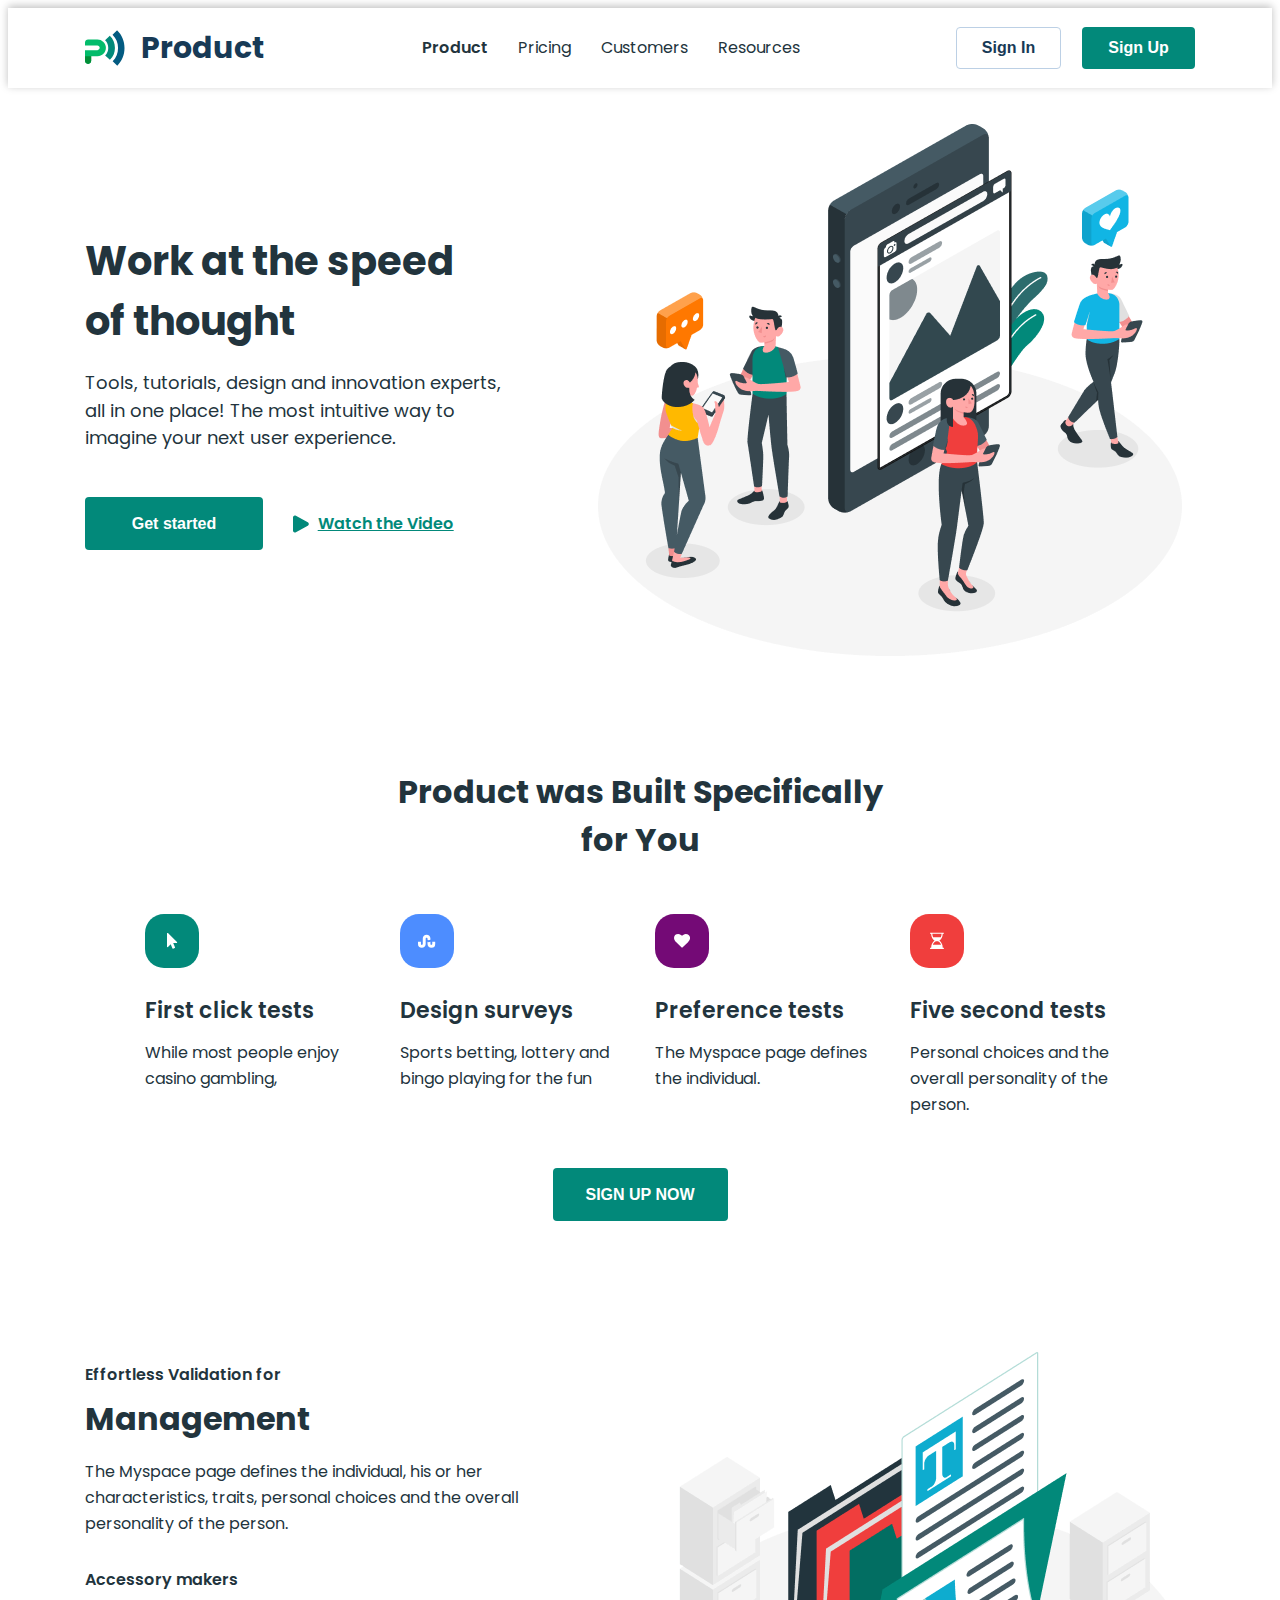
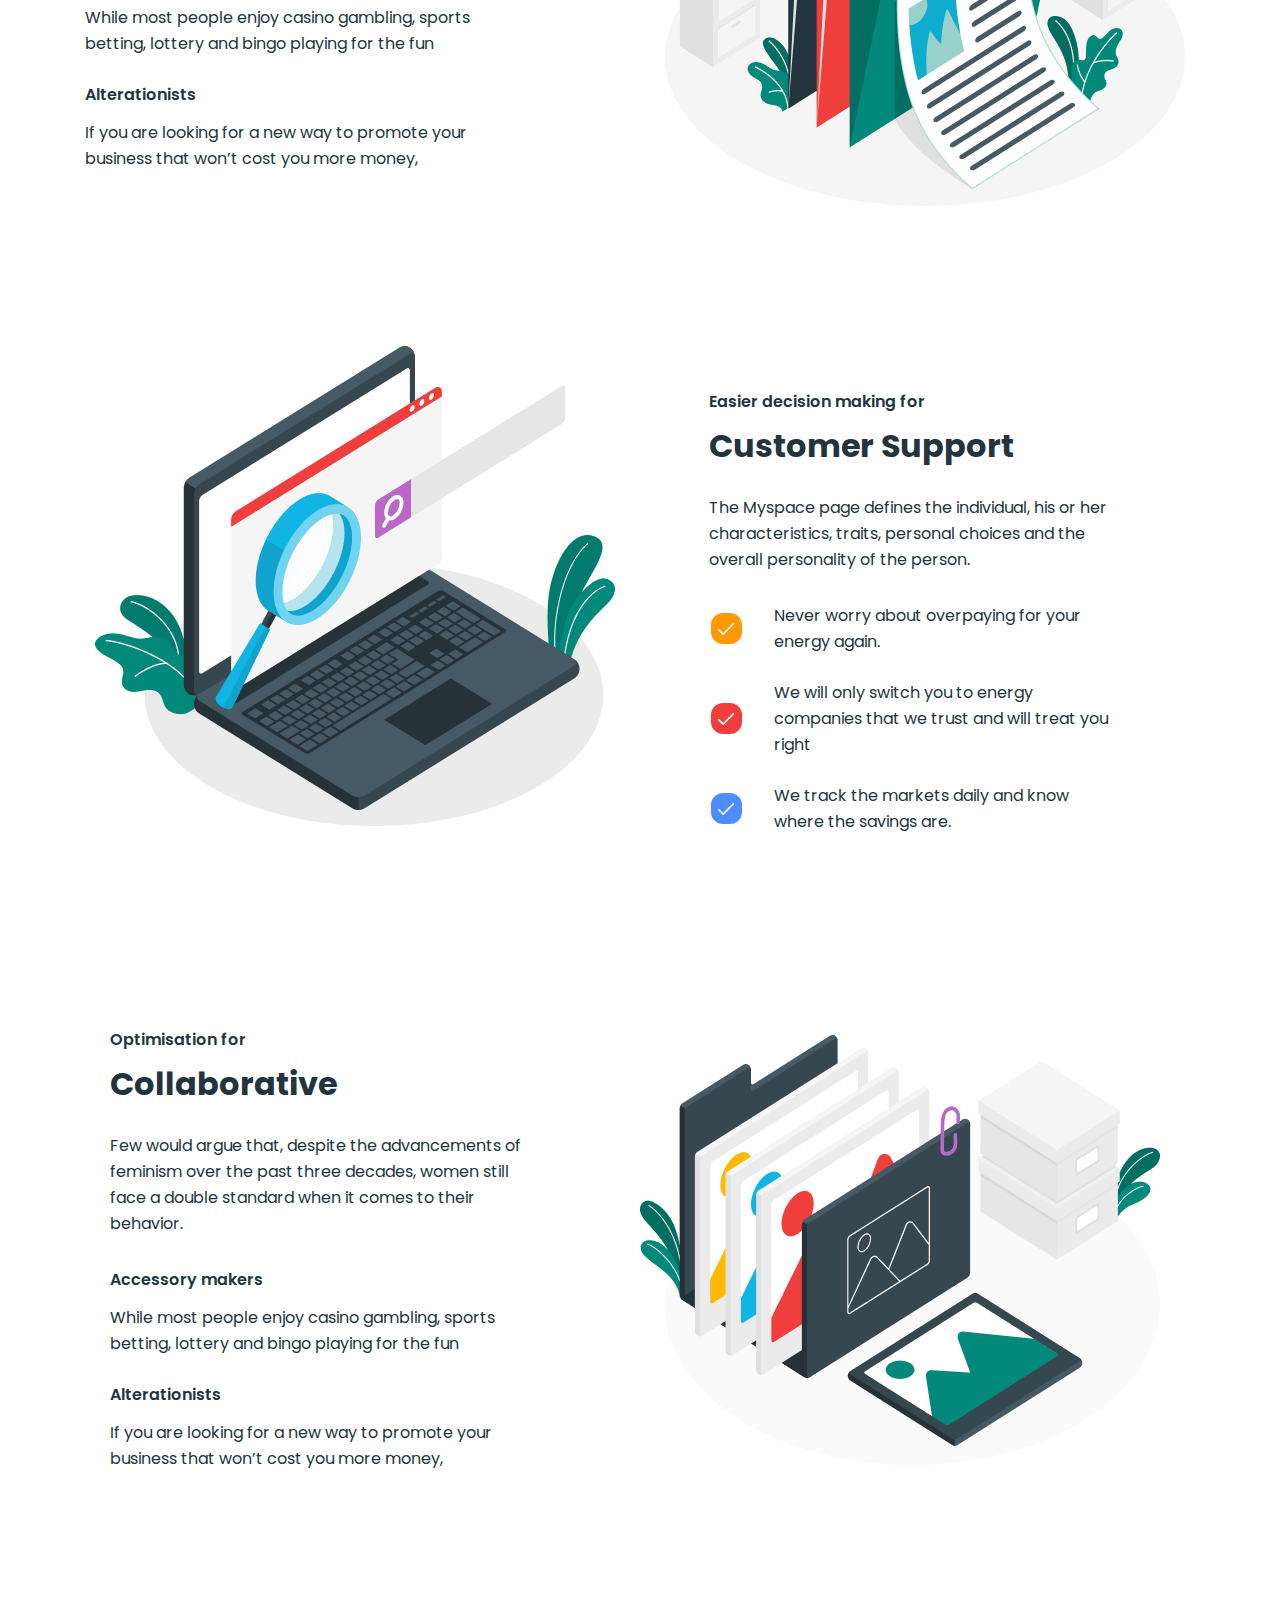
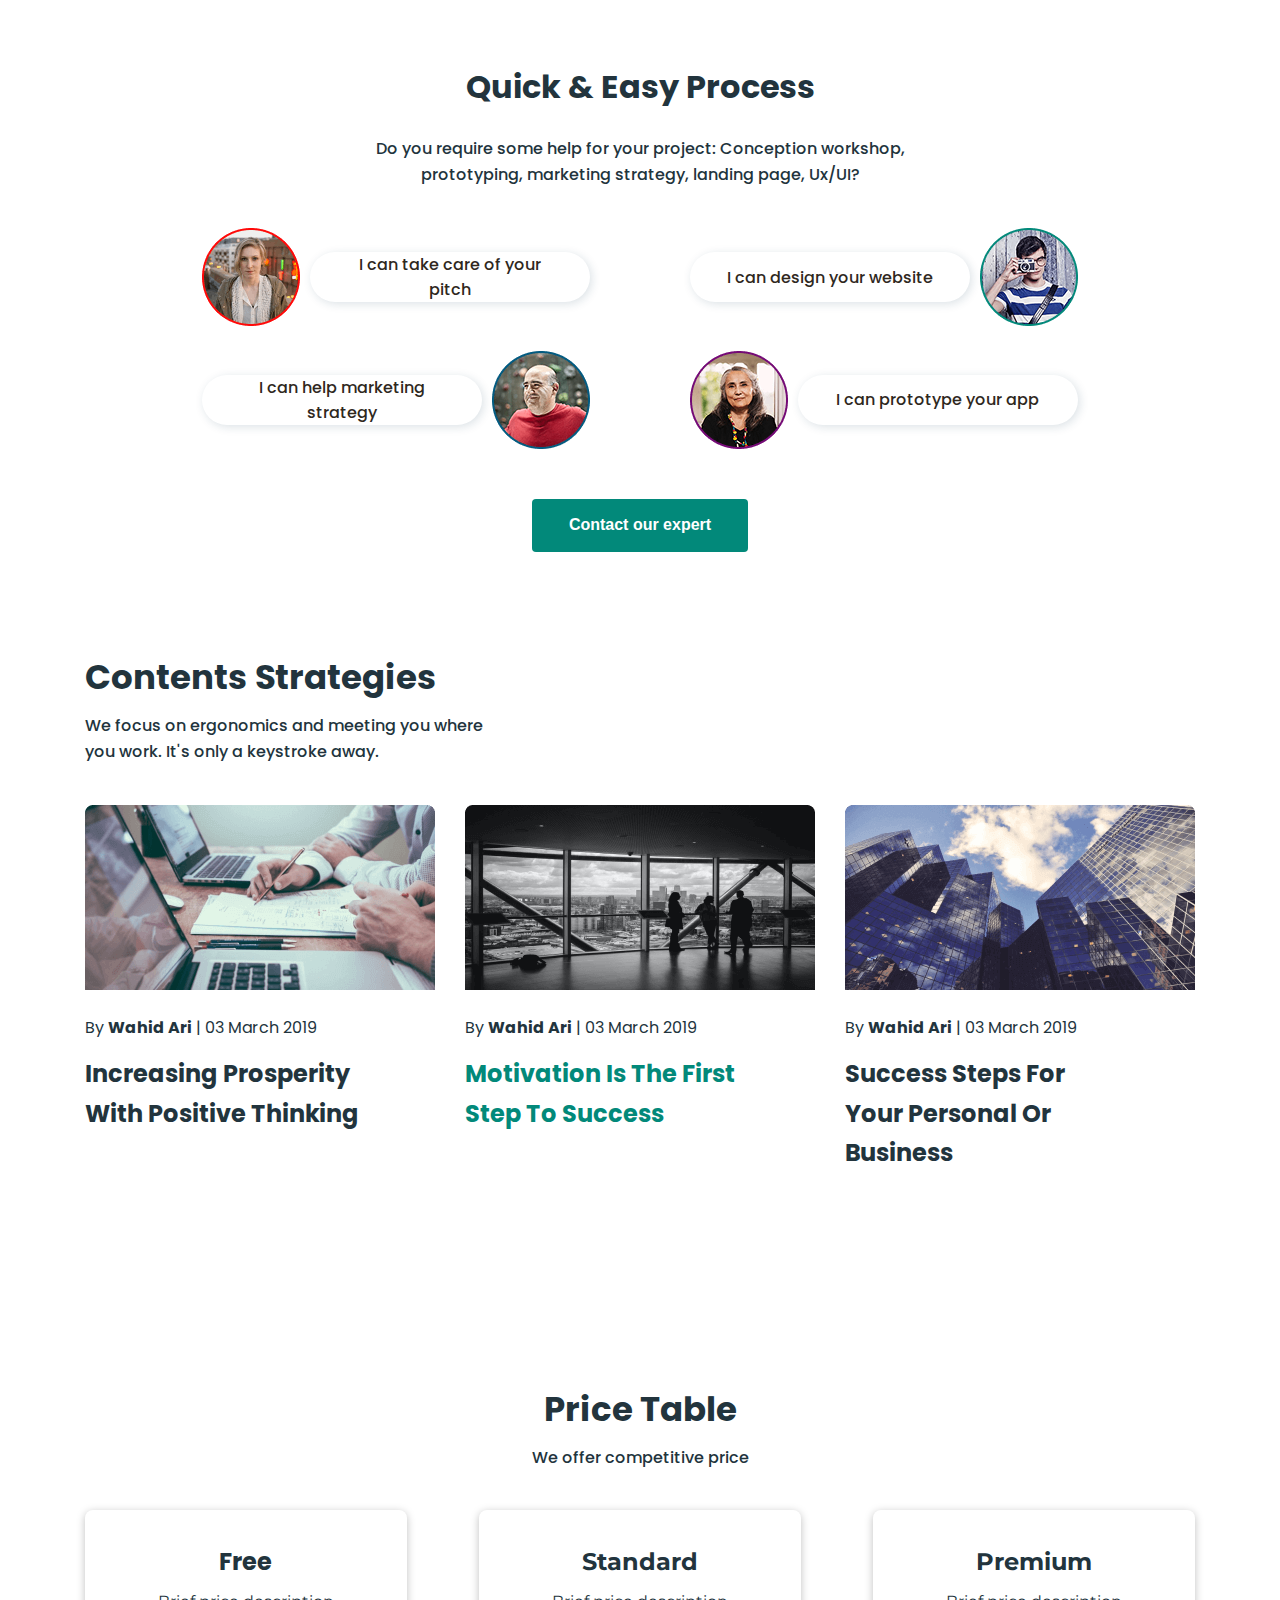
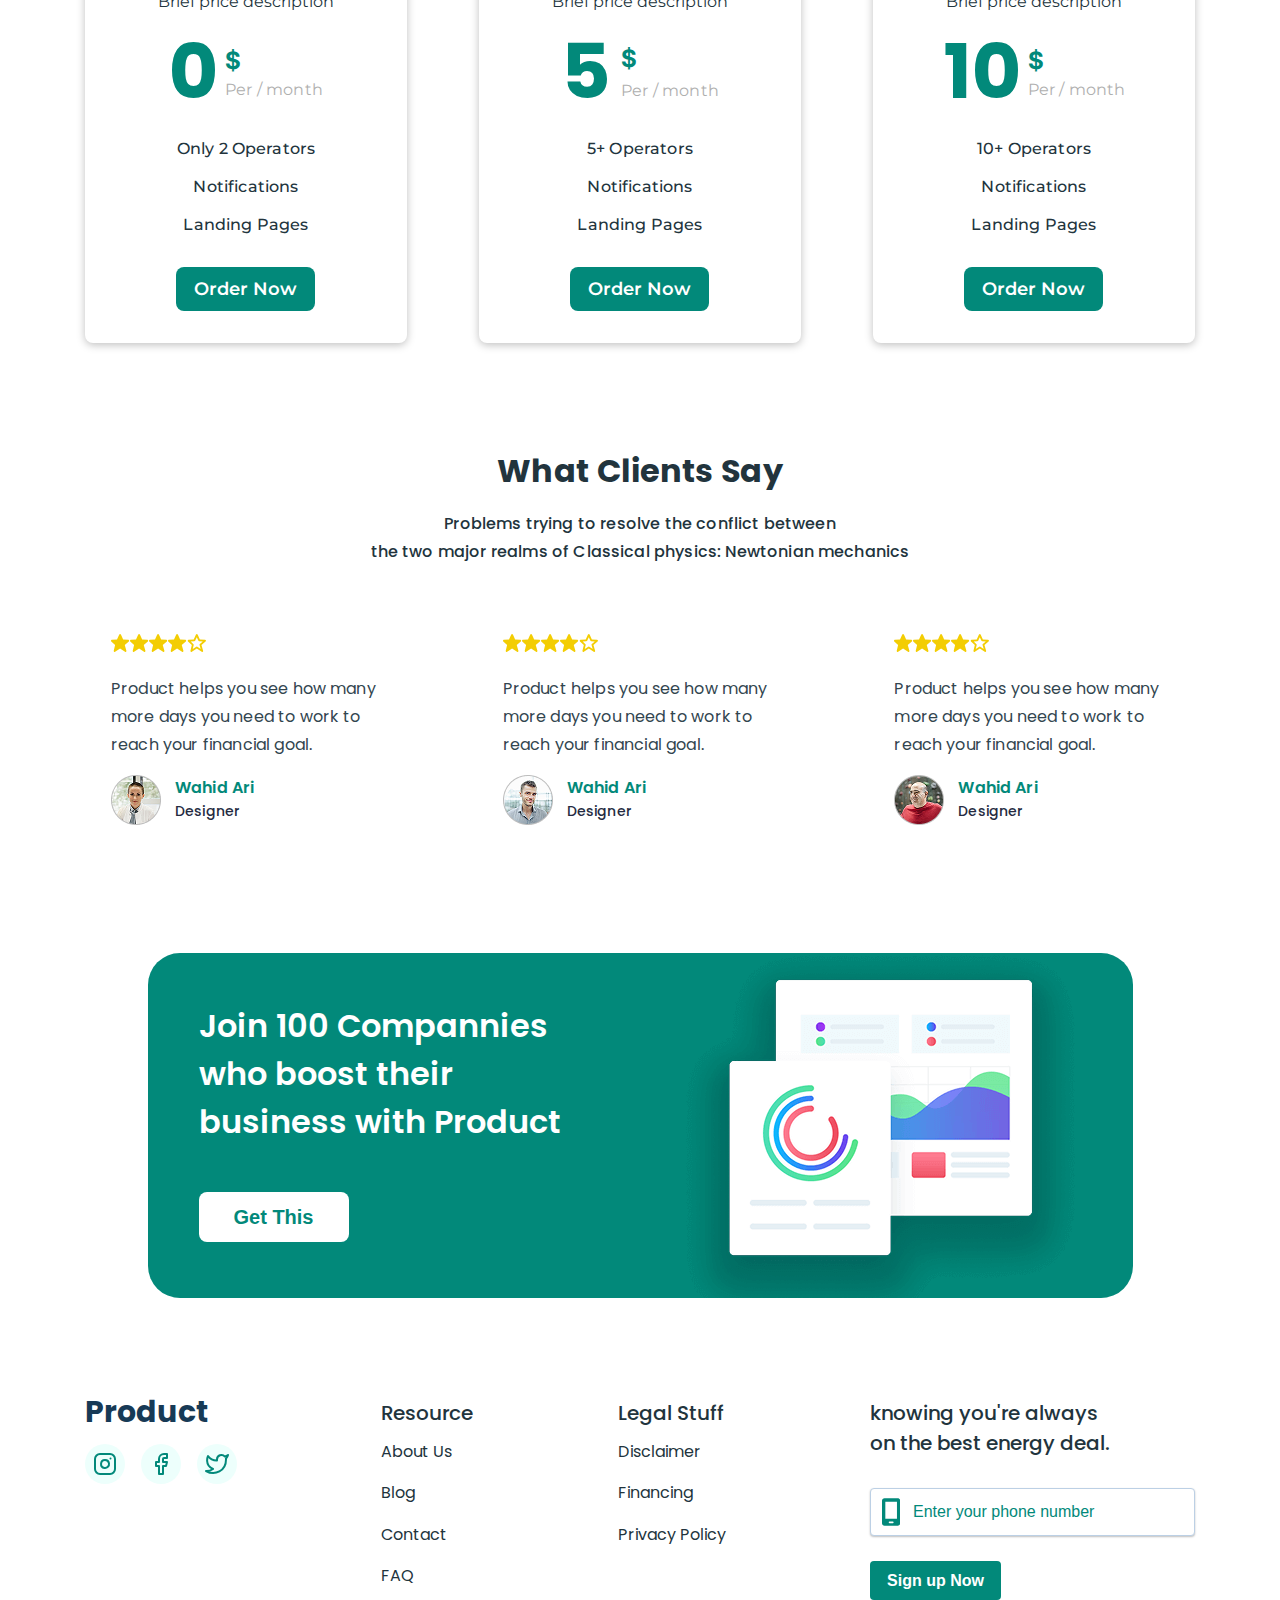
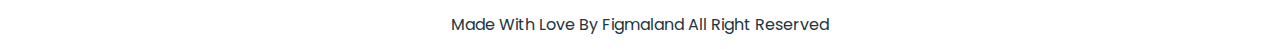
<file: index.html>
<!DOCTYPE html>
<html lang="en">

<head>
  <meta charset="UTF-8" />
  <meta name="viewport" content="width=device-width, initial-scale=1.0" />
  <link rel="stylesheet" href="https://cdnjs.cloudflare.com/ajax/libs/modern-normalize/3.0.1/modern-normalize.min.css"
    integrity="sha512-q6WgHqiHlKyOqslT/lgBgodhd03Wp4BEqKeW6nNtlOY4quzyG3VoQKFrieaCeSnuVseNKRGpGeDU3qPmabCANg=="
    crossorigin="anonymous" referrerpolicy="no-referrer" />
  <link rel="preconnect" href="https://fonts.googleapis.com" />
  <link rel="preconnect" href="https://fonts.gstatic.com" crossorigin />
  <link
    href="https://fonts.googleapis.com/css2?family=Inter:opsz,wght@500;700&family=Montserrat:wght@400;500;600;700&family=Poppins:wght@400;500;600;700;800&family=Roboto:wght@400;500;700&display=swap"
    rel="stylesheet" />
  <link rel="stylesheet" href="./css/style.css" />

  <title>Bisness promotion</title>
</head>

<body>
  <!-- #region header -->
  <header class="header">
    <div class="container header-flex">
      <a href="./index.html" class="link-header">
        <svg class="icon-logo" width="40" height="36">
          <use href="./images/icons.svg#icon-logo"></use>
        </svg>Product</a>
      <nav class="navigation">
        <ul class="nav-list">
          <li class="nav-list-item-one">
            <a href="./index.html">Product</a>
          </li>
          <li class="nav-list-item"><a href="./pricing.html">Pricing</a></li>
          <li class="nav-list-item">
            <a href="./customers.html">Customers</a>
          </li>
          <li class="nav-list-item">
            <a href="./resources.html">Resources</a>
          </li>
        </ul>
      </nav>
      <ul class="nav-list-button">
        <li><button type="button" class="button-one">Sign In</button></li>
        <li><button type="button" class="button-two">Sign Up</button></li>
      </ul>
      <button type="button" class="btn-mobile-menu">
        <svg width="28" height="31">
          <use href="./images/icons.svg#icon-menu"></use>
        </svg>
      </button>
    </div>
  </header>
  <!-- #endregion header -->
  <main>
    <!-- #region section one -->
    <section class="section-one">
      <div class="container section-one-wrapper-one">
        <div class="section-one-head-wrapper">
          <h1 class="section-one-title">Work at the speed of thought</h1>
          <p class="section-one-text">
            Tools, tutorials, design and innovation experts, all in one place!
            The most intuitive way to imagine your next user experience.
          </p>
          <div class="section-one-wrapper-two">
            <button type="button" class="section-one-button">
              Get started
            </button>
            <a href="#" class="link-icon-triangle">
              <svg class="icon-triangle" width="16" height="18">
                <use href="./images/icons.svg#icon-triangle"></use>
              </svg>
              <p class="link-icon-triangle-text">Watch the Video</p>
            </a>
          </div>
        </div>
        <div class="section-one-wrapper-three">
          <picture>
            <source srcset="
                  ./images/product/hero.png    1x,
                  ./images/product/hero@2x.png 2x
                " media="(min-width: 1150px)" />
            <source srcset="
                  ./images/product/hero-mob.png    1x,
                  ./images/product/hero-mob@2x.png 2x
                " media="(min-width: 411px)" />
            <img src="./images/product/hero.png" alt="hero" />
          </picture>
        </div>
      </div>
    </section>
    <!-- #endregion section one -->
    <!-- #region section two -->
    <section class="section-two">
      <div class="container section-two-container-two">
        <h2 class="section-two-title">
          Product was Built Specifically for You
        </h2>
        <ul class="section-two-list">
          <li class="section-two-list-item">
            <span class="span-section-two">
              <svg class="icon-section-two" width="11" height="18">
                <use href="./images/icons.svg#icon-arrow"></use>
              </svg>
            </span>
            <h3 class="section-two-list-title">First click tests</h3>
            <p class="section-two-list-text">
              While most people enjoy casino gambling,
            </p>
          </li>
          <li class="section-two-list-item">
            <span class="span-section-two span-two-section-two">
              <svg class="icon-section-two" width="18" height="18">
                <use href="./images/icons.svg#icon-scale"></use>
              </svg>
            </span>
            <h3 class="section-two-list-title">Design surveys</h3>
            <p class="section-two-list-text">
              Sports betting, lottery and bingo playing for the fun
            </p>
          </li>
          <li class="section-two-list-item">
            <span class="span-section-two span-three-section-two">
              <svg class="icon-section-two" width="16" height="18">
                <use href="./images/icons.svg#icon-heart"></use>
              </svg>
            </span>
            <h3 class="section-two-list-title">Preference tests</h3>
            <p class="section-two-list-text">
              The Myspace page defines the individual.
            </p>
          </li>
          <li class="section-two-list-item">
            <span class="span-section-two span-four-section-two">
              <svg class="icon-section-two" width="14" height="18">
                <use href="./images/icons.svg#icon-hourglass"></use>
              </svg>
            </span>
            <h3 class="section-two-list-title">Five second tests</h3>
            <p class="section-two-list-text">
              Personal choices and the overall personality of the person.
            </p>
          </li>
        </ul>
        <button type="button" class="section-two-button">SIGN UP NOW</button>
      </div>
    </section>
    <!--#endregion section two -->
    <!-- #region section three -->
    <section class="section-three">
      <div class="container section-three-container-three">
        <div class="section-three-wrapper">
          <h2 class="section-three-title">
            Effortless Validation for
            <span class="section-three-title-span">Management</span>
          </h2>
          <p class="section-three-text">
            The Myspace page defines the individual, his or her
            characteristics, traits, personal choices and the overall
            personality of the person.
          </p>
          <ul class="section-three-list">
            <li class="section-three-list-item">
              <h3 class="section-three-item-title">Accessory makers</h3>
              <p class="section-three-item-text">
                While most people enjoy casino gambling, sports betting,
                lottery and bingo playing for the fun
              </p>
            </li>
            <li class="section-three-list-item">
              <h3 class="section-three-item-title">Alterationists</h3>
              <p class="section-three-item-text">
                If you are looking for a new way to promote your business that
                won’t cost you more money,
              </p>
            </li>
          </ul>
        </div>
        <div>
          <picture>
            <source srcset="
                  ./images/product/management.png    1x,
                  ./images/product/management@2x.png 2x
                " media="(min-width: 1150px)" />
            <source srcset="
                  ./images/product/management-mob.png    1x,
                  ./images/product/management-mob@2x.png 2x
                " media="(max-width: 1149px)" />
            <img src="./images/product/management.png" alt="management" />
          </picture>
        </div>
      </div>
    </section>
    <!-- #endregion section three -->
    <!-- #region section four -->
    <section class="section-four">
      <div class="container section-four-wrapper-one">
        <div class="section-four-picture">
          <picture>
            <source srcset="
                  ./images/product/support.png    1x,
                  ./images/product/support@2x.png 2x
                " media="(min-width: 1150px)" />
            <source srcset="
                  ./images/product/support-mob.png    1x,
                  ./images/product/support-mob@2x.png 2x
                " media="(max-width: 1149px)" />
            <img src="./images/product/support.png" alt="support" />
          </picture>
        </div>
        <div class="section-four-wrapper-two">
          <h2 class="section-four-title">
            Easier decision making for
            <span class="section-four-title-span">Customer Support</span>
          </h2>
          <p class="section-four-text">
            The Myspace page defines the individual, his or her
            characteristics, traits, personal choices and the overall
            personality of the person.
          </p>
          <ul class="section-four-list">
            <li class="section-four-list-item">
              <div class="section-four-icon-container">
                <svg class="section-four-icon" width="17" height="12">
                  <use href="./images/icons.svg#icon-tick"></use>
                </svg>
              </div>
              <p class="section-four-list-item-text">
                Never worry about overpaying for your energy again.
              </p>
            </li>
            <li class="section-four-list-item">
              <div class="section-four-icon-container">
                <svg class="section-four-icon" width="17" height="12">
                  <use href="./images/icons.svg#icon-tick"></use>
                </svg>
              </div>
              <p class="section-four-list-item-text">
                We will only switch you to energy companies that we trust and
                will treat you right
              </p>
            </li>
            <li class="section-four-list-item">
              <div class="section-four-icon-container">
                <svg class="section-four-icon" width="17" height="12">
                  <use href="./images/icons.svg#icon-tick"></use>
                </svg>
              </div>
              <p class="section-four-list-item-text">
                We track the markets daily and know where the savings are.
              </p>
            </li>
          </ul>
        </div>
      </div>
    </section>
    <!-- #endregion section four-->
    <!-- #region section five -->
    <section class="section-five">
      <div class="container section-five-wrapper-one">
        <div class="section-five-wrapper-two">
          <h2 class="section-five-title">
            Optimisation for
            <span class="section-five-title-span">Collaborative</span>
          </h2>
          <p class="section-five-text">
            Few would argue that, despite the advancements of feminism over
            the past three decades, women still face a double standard when it
            comes to their behavior.
          </p>
          <ul class="section-five-list">
            <li class="section-five-list-item">
              <h3 class="section-five-list-item-title">Accessory makers</h3>
              <p class="section-five-list-item-text">
                While most people enjoy casino gambling, sports betting,
                lottery and bingo playing for the fun
              </p>
            </li>
            <li class="section-five-list-item">
              <h3 class="section-five-list-item-title">Alterationists</h3>
              <p class="section-five-list-item-text">
                If you are looking for a new way to promote your business that
                won’t cost you more money,
              </p>
            </li>
          </ul>
        </div>
        <div>
          <picture>
            <source srcset="
                  ./images/product/collaboration.png    1x,
                  ./images/product/collaboration@2x.png
                " media="(min-width: 1150px)" />
            <source srcset="
                  ./images/product/collaboration-mob.png    1x,
                  ./images/product/collaboration-mob@2x.png
                " media="(max-width: 1149px)" />
            <img src="./images/product/collaboration.png" alt="collaboration" width="540" height="500" />
          </picture>
        </div>
      </div>
    </section>
    <!-- #endregion section five -->
    <!-- #region section six -->
    <section class="section-six">
      <div class="container section-six-wrapper-one">
        <h2 class="section-six-title">Quick & Easy Process</h2>
        <p class="section-six-text">
          Do you require some help for your project: Conception workshop,
          prototyping, marketing strategy, landing page, Ux/UI?
        </p>
        <ul class="section-six-list">
          <li class="section-six-list-item">
            <picture>
              <source srcset="
                    ./images/product/avatar-one.png    1x,
                    ./images/product/avatar-one@2x.png 2x
                  " media="(min-width: 1150px)" />
              <source srcset="
                    ./images/product/avatar-one-mob.png    1x,
                    ./images/product/avatar-one-mob@2x.png 2x
                  " media="(max-width: 1149px)" />
              <img src="./images/product/avatar-one.png" alt="avatar" />
            </picture>
            <div class="section-six-list-item-wrapper">
              <p class="section-six-list-item-text">
                I can take care of your pitch
              </p>
            </div>
          </li>
          <li class="section-six-list-item">
            <picture>
              <source srcset="
                    ./images/product/avatar-two.png    1x,
                    ./images/product/avatar-two@2x.png 2x
                  " media="(min-width: 1150px)" />
              <source srcset="
                    ./images/product/avatar-two-mob.png    1x,
                    ./images/product/avatar-two-mob@2x.png 2x
                  " media="(max-width: 1149px)" />
              <img src="./images/product/avatar-two.png" alt="avatar" />
            </picture>
            <div class="section-six-list-item-wrapper">
              <p class="section-six-list-item-text">
                I can design your website
              </p>
            </div>
          </li>
          <li class="section-six-list-item">
            <picture>
              <source srcset="
                    ./images/product/avatar-three.png    1x,
                    ./images/product/avatar-three@2x.png 2x
                  " media="(min-width: 1150px)" />
              <source srcset="
                    ./images/product/avatar-three-mob.png    1x,
                    ./images/product/avatar-three-mob@2x.png 2x
                  " media="(max-width: 1149px)" />
              <img src="./images/product/avatar-three.png" alt="avatar" />
            </picture>
            <div class="section-six-list-item-wrapper">
              <p class="section-six-list-item-text">
                I can help marketing strategy
              </p>
            </div>
          </li>
          <li class="section-six-list-item">
            <picture>
              <source srcset="
                    ./images/product/avatar-four.png    1x,
                    ./images/product/avatar-four@2x.png 2x
                  " media="(min-width: 1150px)" />
              <source srcset="
                    ./images/product/avatar-four-mob.png    1x,
                    ./images/product/avatar-four-mob@2x.png 2x
                  " media="(max-width: 1149px)" />
              <img src="./images/product/avatar-four.png" alt="avatar" />
            </picture>
            <div class="section-six-list-item-wrapper">
              <p class="section-six-list-item-text">
                I can prototype your app
              </p>
            </div>
          </li>
        </ul>
        <button type="button" class="section-six-btn">
          Contact our expert
        </button>
      </div>
    </section>
    <!-- #endregion section six -->
    <!-- #region section seven -->
    <section class="section-seven">
      <div class="container">
        <h2 class="section-seven-title">Contents Strategies</h2>
        <p class="section-seven-text">
          We focus on ergonomics and meeting you where you work. It's only a
          keystroke away.
        </p>
        <ul class="section-seven-list">
          <li class="section-seven-list-item">
            <picture>
              <source srcset="
                    ./images/product/notepads.png    1x,
                    ./images/product/notepads@2x.png 2x
                  " media="(min-width: 1150px)" />
              <source srcset="
                    ./images/product/notepads-mob.png    1x,
                    ./images/product/notepads-mob@2x.png 2x
                  " media="(max-width: 1149px)" />
              <img src="./images/product/notepads.png" alt="notepads" />
            </picture>
            <div class="section-seven-wrapper-one">
              <p class="section-seven-list-item-text">
                By <span class="section-seven-span">Wahid Ari</span> | 03
                March 2019
              </p>
              <h3 class="section-seven-list-item-title">
                Increasing Prosperity With Positive Thinking
              </h3>
            </div>
          </li>
          <li class="section-seven-list-item">
            <picture>
              <source srcset="
                    ./images/product/people.png    1x,
                    ./images/product/people@2x.png 2x
                  " media="(min-width: 1150px)" />
              <source srcset="
                    ./images/product/people-mob.png    1x,
                    ./images/product/people-mob@2x.png
                  " media="(max-width: 1149px)" />
              <img src="./images/product/people.png" alt="people" />
            </picture>
            <div class="section-seven-wrapper-one">
              <p class="section-seven-list-item-text">
                By <span class="section-seven-span">Wahid Ari</span> | 03
                March 2019
              </p>
              <h3 class="section-seven-list-item-title">
                Motivation Is The First Step To Success
              </h3>
            </div>
          </li>
          <li class="section-seven-list-item">
            <picture>
              <source srcset="
                    ./images/product/buildings.png    1x,
                    ./images/product/buildings@2x.png 2x
                  " media="(min-width: 1150px)" />
              <source srcset="
                    ./images/product/buildings-mob.png    1x,
                    ./images/product/buildings-mob@2x.png
                  " media="(max-width: 1149px)" />
              <img src="./images/product/buildings.png" alt="buildings" />
            </picture>

            <div class="section-seven-wrapper-one">
              <p class="section-seven-list-item-text">
                By <span class="section-seven-span">Wahid Ari</span> | 03
                March 2019
              </p>
              <h3 class="section-seven-list-item-title">
                Success Steps For Your Personal Or Business
              </h3>
            </div>
          </li>
        </ul>
      </div>
    </section>
    <!-- #endregion section seven -->
    <!-- #region section eight  -->
    <section class="section-eight">
      <div class="container">
        <h2 class="section-eight-title">Price Table</h2>
        <p class="section-eight-text">We offer competitive price</p>
        <ul class="section-eight-list">
          <li class="section-eight-list-item">
            <h3 class="section-eight-list-title">Free</h3>
            <p class="section-eight-list-text">Brief price description</p>
            <div class="section-eight-list-container">
              <h4 class="section-eight-list-subtitle">0</h4>
              <div class="section-eight-list-subcontainer">
                <p class="section-eight-list-sign">$</p>
                <p class="section-eight-list-subtext">Per / month</p>
              </div>
            </div>
            <ul class="section-eight-endlist">
              <li>
                <p class="section-eight-endlist-item">Only 2 Operators</p>
              </li>
              <li>
                <p class="section-eight-endlist-item">Notifications</p>
              </li>
              <li>
                <p class="section-eight-endlist-item">Landing Pages</p>
              </li>
            </ul>
            <button type="button" class="section-eight-btn">Order Now</button>
          </li>
          <li class="section-eight-list-item">
            <h3 class="section-eight-list-title">Standard</h3>
            <p class="section-eight-list-text">Brief price description</p>
            <div class="section-eight-list-container">
              <h4 class="section-eight-list-subtitle">5</h4>
              <div class="section-eight-list-subcontainer">
                <p class="section-eight-list-sign">$</p>
                <p class="section-eight-list-subtext">Per / month</p>
              </div>
            </div>
            <ul class="section-eight-endlist">
              <li>
                <p class="section-eight-endlist-item">5+ Operators</p>
              </li>
              <li>
                <p class="section-eight-endlist-item">Notifications</p>
              </li>
              <li>
                <p class="section-eight-endlist-item">Landing Pages</p>
              </li>
            </ul>
            <button type="button" class="section-eight-btn">Order Now</button>
          </li>
          <li class="section-eight-list-item">
            <h3 class="section-eight-list-title">Premium</h3>
            <p class="section-eight-list-text">Brief price description</p>
            <div class="section-eight-list-container">
              <h4 class="section-eight-list-subtitle">10</h4>
              <div class="section-eight-list-subcontainer">
                <p class="section-eight-list-sign">$</p>
                <p class="section-eight-list-subtext">Per / month</p>
              </div>
            </div>
            <ul class="section-eight-endlist">
              <li>
                <p class="section-eight-endlist-item">10+ Operators</p>
              </li>
              <li>
                <p class="section-eight-endlist-item">Notifications</p>
              </li>
              <li>
                <p class="section-eight-endlist-item">Landing Pages</p>
              </li>
            </ul>
            <button type="button" class="section-eight-btn">Order Now</button>
          </li>
        </ul>
      </div>
    </section>
    <!-- #endregion section eight  -->
    <!-- #region section nine -->
    <section class="section-nine">
      <div class="container">
        <h2 class="section-nine-title">What Clients Say</h2>
        <p class="section-nine-text">
          Problems trying to resolve the conflict between <br />
          the two major realms of Classical physics: Newtonian mechanics
        </p>
        <ul class="section-nine-list">
          <li class="section-nine-list-item">
            <ul class="section-nine-star-list">
              <li>
                <svg class="icon-star" width="19" height="18">
                  <use href="./images/icons.svg#icon-star"></use>
                </svg>
              </li>
              <li>
                <svg class="icon-star" width="19" height="18">
                  <use href="./images/icons.svg#icon-star"></use>
                </svg>
              </li>
              <li>
                <svg class="icon-star" width="19" height="18">
                  <use href="./images/icons.svg#icon-star"></use>
                </svg>
              </li>
              <li>
                <svg class="icon-star" width="19" height="18">
                  <use href="./images/icons.svg#icon-star"></use>
                </svg>
              </li>
              <li>
                <svg class="icon-star icon-star-transparent" width="19" height="18">
                  <use href="./images/icons.svg#icon-transparent-star"></use>
                </svg>
              </li>
            </ul>
            <p class="section-nine-list-text">
              Product helps you see how many more days you need to work to
              reach your financial goal.
            </p>
            <div class="section-nine-list-container">
              <img srcset="
                    ./images/product/ellipse-one.png    1x,
                    ./images/product/ellipse-one@2x.png 2x
                  " src="./images/product/ellipse-one.png" alt="phto-designer" />
              <div>
                <h3 class="section-nine-list-subtitle">Wahid Ari</h3>
                <p class="section-nine-list-subtext">Designer</p>
              </div>
            </div>
          </li>
          <li class="section-nine-list-item">
            <ul class="section-nine-star-list">
              <li>
                <svg class="icon-star" width="19" height="18">
                  <use href="./images/icons.svg#icon-star"></use>
                </svg>
              </li>
              <li>
                <svg class="icon-star" width="19" height="18">
                  <use href="./images/icons.svg#icon-star"></use>
                </svg>
              </li>
              <li>
                <svg class="icon-star" width="19" height="18">
                  <use href="./images/icons.svg#icon-star"></use>
                </svg>
              </li>
              <li>
                <svg class="icon-star" width="19" height="18">
                  <use href="./images/icons.svg#icon-star"></use>
                </svg>
              </li>
              <li>
                <svg class="icon-star icon-star-transparent" width="19" height="18">
                  <use href="./images/icons.svg#icon-transparent-star"></use>
                </svg>
              </li>
            </ul>
            <p class="section-nine-list-text">
              Product helps you see how many more days you need to work to
              reach your financial goal.
            </p>
            <div class="section-nine-list-container">
              <img srcset="
                    ./images/product/ellipse-two.png    1x,
                    ./images/product/ellipse-two@2x.png 2x
                  " src="./images/product/ellipse-two.png" alt="phto-designer" />
              <div>
                <h3 class="section-nine-list-subtitle">Wahid Ari</h3>
                <p class="section-nine-list-subtext">Designer</p>
              </div>
            </div>
          </li>
          <li class="section-nine-list-item">
            <ul class="section-nine-star-list">
              <li>
                <svg class="icon-star" width="19" height="18">
                  <use href="./images/icons.svg#icon-star"></use>
                </svg>
              </li>
              <li>
                <svg class="icon-star" width="19" height="18">
                  <use href="./images/icons.svg#icon-star"></use>
                </svg>
              </li>
              <li>
                <svg class="icon-star" width="19" height="18">
                  <use href="./images/icons.svg#icon-star"></use>
                </svg>
              </li>
              <li>
                <svg class="icon-star" width="19" height="18">
                  <use href="./images/icons.svg#icon-star"></use>
                </svg>
              </li>
              <li>
                <svg class="icon-star icon-star-transparent" width="19" height="18">
                  <use href="./images/icons.svg#icon-transparent-star"></use>
                </svg>
              </li>
            </ul>
            <p class="section-nine-list-text">
              Product helps you see how many more days you need to work to
              reach your financial goal.
            </p>
            <div class="section-nine-list-container">
              <img srcset="
                    ./images/product/ellipse-three.png    1x,
                    ./images/product/ellipse-three@2x.png 2x
                  " src="./images/product/ellipse-three.png" alt="phto-designer" />
              <div>
                <h3 class="section-nine-list-subtitle">Wahid Ari</h3>
                <p class="section-nine-list-subtext">Designer</p>
              </div>
            </div>
          </li>
        </ul>
      </div>
    </section>
    <!-- #endregion section nine -->
    <!-- #region section ten-->
    <section class="section-ten">
      <div class="container section-ten-wrapper-one">
        <div class="container-ten">
          <h2 class="visually-hidden">Hidden heading section</h2>
          <div class="section-ten-wrapper-two">
            <h3 class="section-ten-title">
              Join 100 Compannies who boost their business with Product
            </h3>
            <button type="button" class="section-ten-btn">Get This</button>
          </div>
          <img srcset="
                ./images/product/screen-product.png    1x,
                ./images/product/screen-product@2x.png 2x
              " src="./images/product/screen-product.png" alt="screen" />
        </div>
      </div>
    </section>
    <!-- #endregion section ten -->
  </main>

  <!--#region footer-->
  <footer>
    <div class="container">
      <div class="footer-container">
        <div class="footer-container-logo">
          <a href="./index.html" class="footer-link"><svg class="icon-logo-mini" width="32" height="30">
              <use href="./images/icons.svg#icon-logo-mini"></use>
            </svg>Product</a>
          <ul class="footer-list">
            <li>
              <a href="#" class="footer-link-icon">
                <svg class="icon-footer" width="24" height="24">
                  <use href="./images/icons.svg#icon-instagram"></use>
                </svg>
              </a>
            </li>
            <li>
              <a href="#" class="footer-link-icon">
                <svg class="icon-footer" width="24" height="24">
                  <use href="./images/icons.svg#icon-facebook"></use>
                </svg>
              </a>
            </li>
            <li>
              <a href="#" class="footer-link-icon">
                <svg class="icon-footer" width="24" height="24">
                  <use href="./images/icons.svg#icon-twitter"></use>
                </svg>
              </a>
            </li>
          </ul>
        </div>
        <ul class="footer-container-resource-legal-list">
          <li>
            <h3 class="footer-container-item-title">Resource</h3>
          </li>
          <li>
            <a href="#" class="footer-container-item-link">About Us</a>
          </li>
          <li><a href="#" class="footer-container-item-link">Blog</a></li>
          <li>
            <a href="#" class="footer-container-item-link">Contact</a>
          </li>
          <li><a href="#" class="footer-container-item-link">FAQ</a></li>
        </ul>

        <div class="footer-container-resource-legal">
          <ul class="footer-container-resource-legal-list">
            <li>
              <h3 class="footer-container-item-title">Legal Stuff</h3>
            </li>
            <li>
              <a href="#" class="footer-container-item-link">Disclaimer</a>
            </li>
            <li>
              <a href="#" class="footer-container-item-link">Financing</a>
            </li>
            <li>
              <a href="#" class="footer-container-item-link">Privacy Policy</a>
            </li>
          </ul>
        </div>
        <form action="#" class="footer-form">
          <h3 class="footer-container-form-title">
            knowing you're always on the best energy deal.
          </h3>
          <div class="footer-form-input-wrapper">
            <input type="tel" class="footer-form-input" placeholder="Enter your phone number" /><svg
              class="icon-mobile-phone" width="18" height="28">
              <use href="./images/icons.svg#icon-mobile-phone"></use>
            </svg>
          </div>
          <button type="submit" class="footer-form-btn">Sign up Now</button>
        </form>
      </div>
      <div class="footer-end-text-wrapper">
        <p class="footer-end-text-one">
          Made With Love By Figmaland All Right Reserved
        </p>
        <div class="footer-end-text-two">
          Made With Love By Product All Right Reserved
      </div>
      </p>
    </div>
  </footer>
  <!--#endregion footer-->
</body>

</html>
</file>
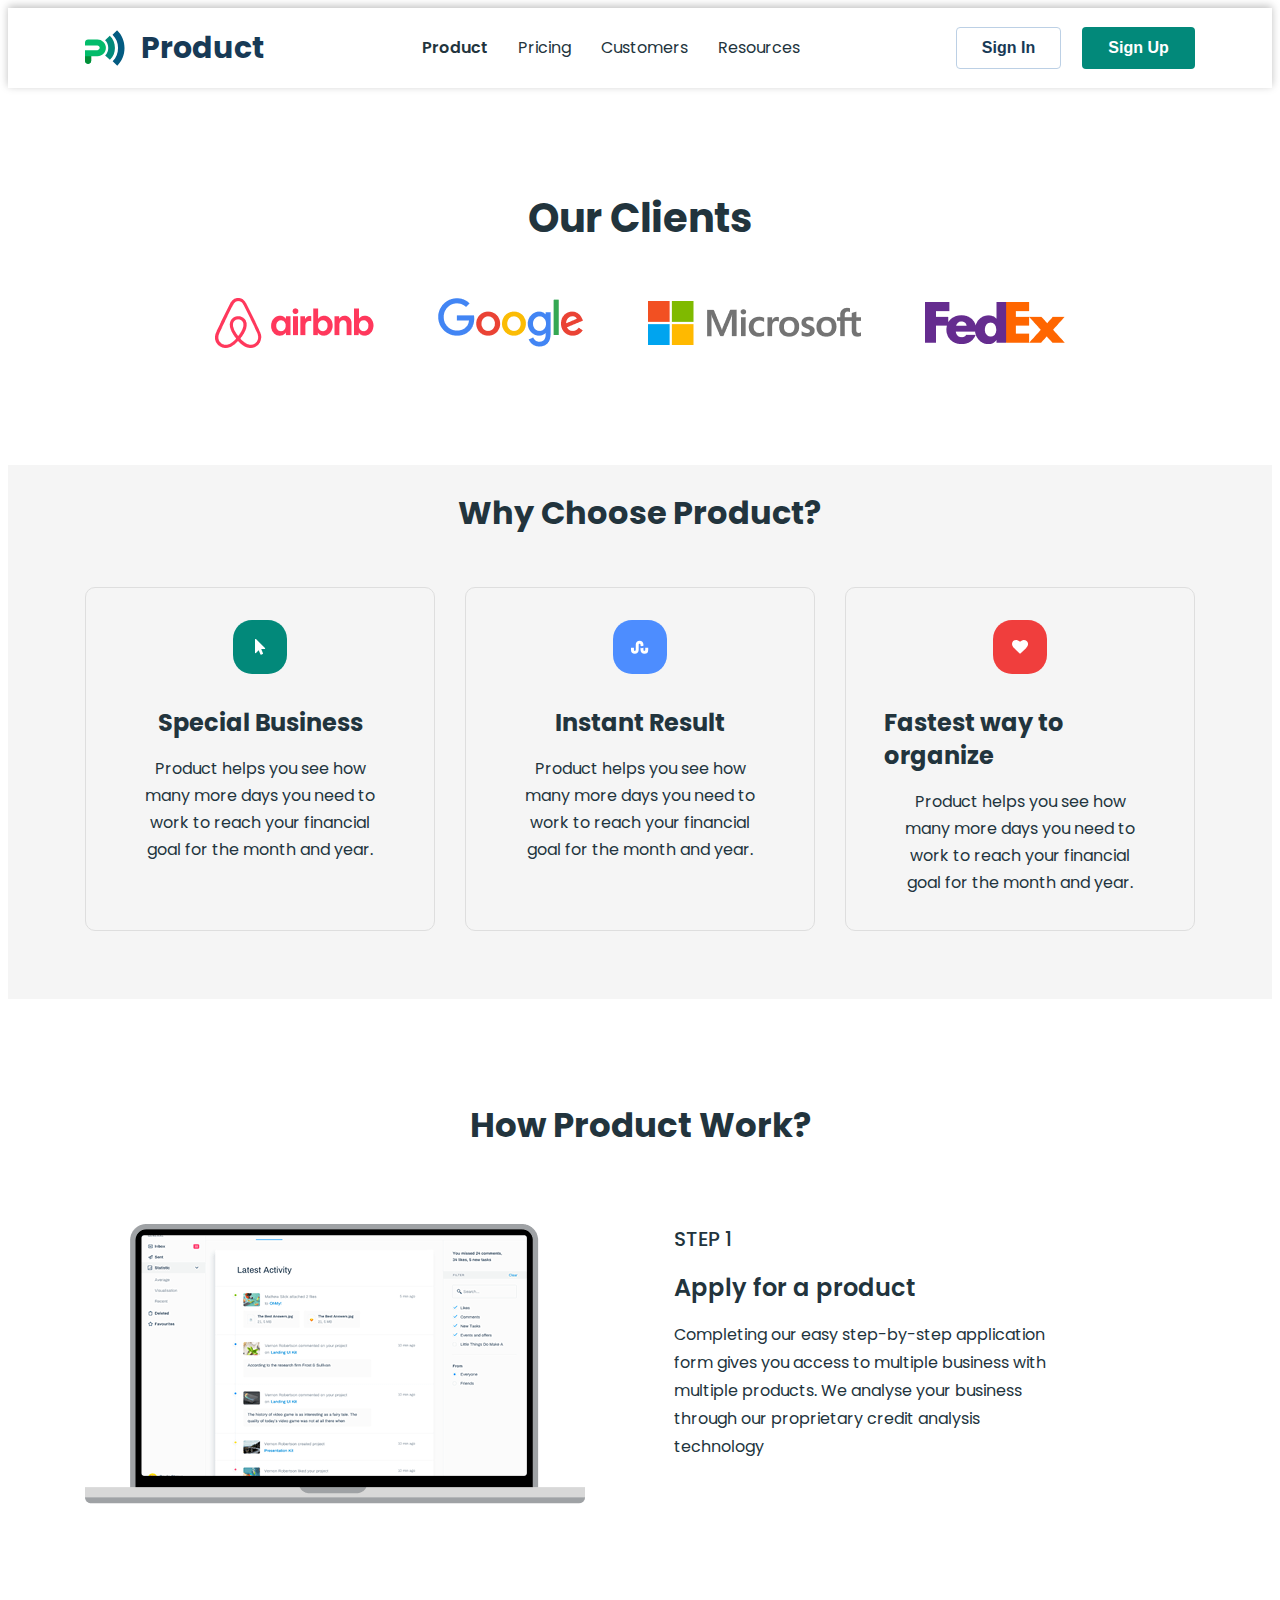
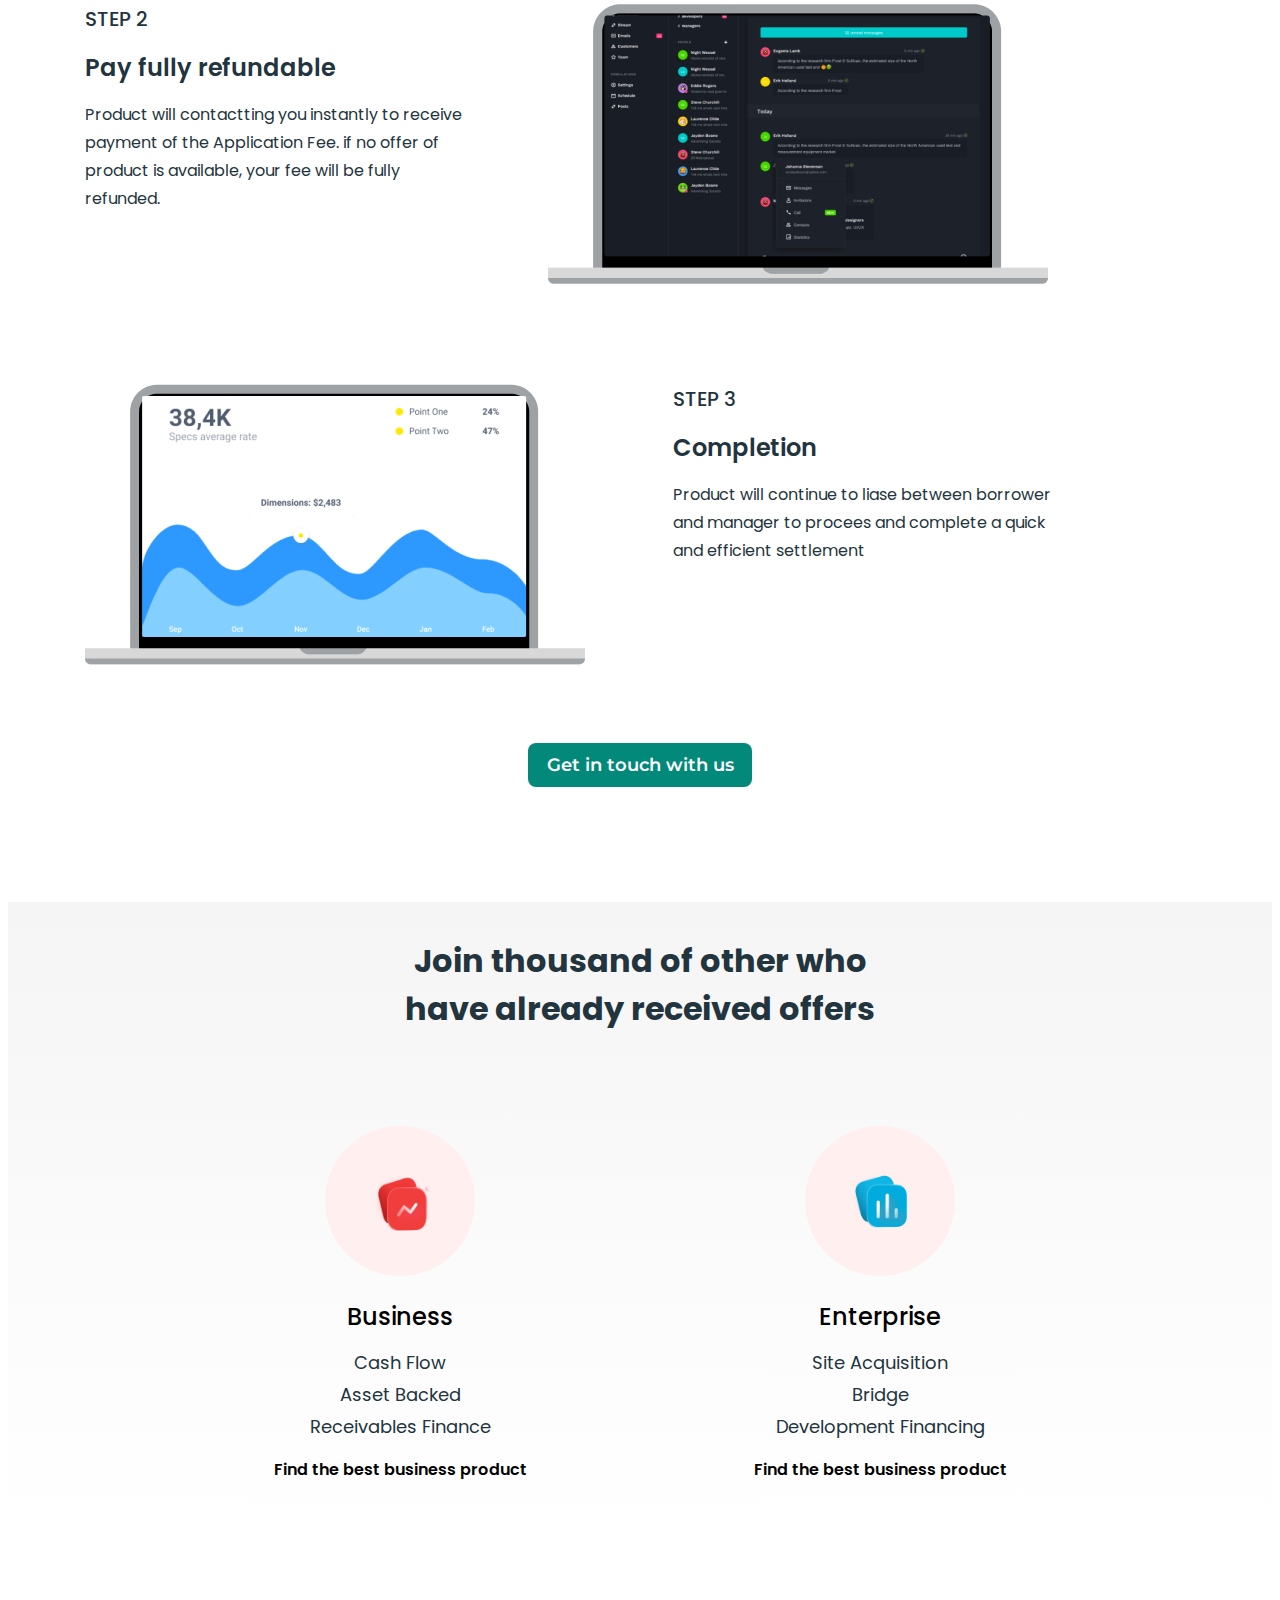
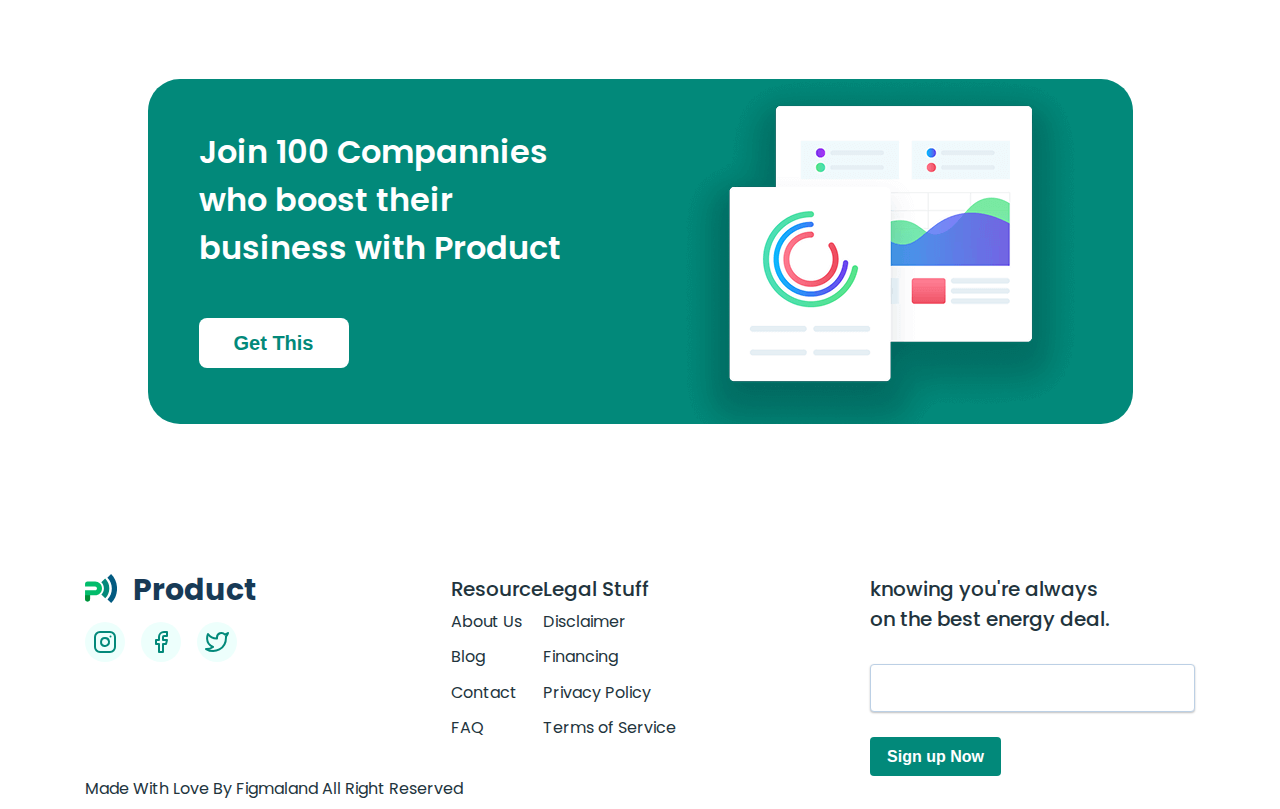
<file: customers.html>
<!DOCTYPE html>
<html lang="en">

<head>
    <meta charset="UTF-8" />
    <meta name="viewport" content="width=device-width, initial-scale=1.0" />
    <link rel="stylesheet" href="https://cdnjs.cloudflare.com/ajax/libs/modern-normalize/3.0.1/modern-normalize.min.css"
        integrity="sha512-q6WgHqiHlKyOqslT/lgBgodhd03Wp4BEqKeW6nNtlOY4quzyG3VoQKFrieaCeSnuVseNKRGpGeDU3qPmabCANg=="
        crossorigin="anonymous" referrerpolicy="no-referrer" />
    <link rel="preconnect" href="https://fonts.googleapis.com" />
    <link rel="preconnect" href="https://fonts.gstatic.com" crossorigin />
    <link
        href="https://fonts.googleapis.com/css2?family=Inter:opsz,wght@500;700&family=Montserrat:wght@400;500;600;700&family=Poppins:wght@400;500;600;700;800&family=Roboto:wght@400;500;700&display=swap"
        rel="stylesheet" />
    <link rel="stylesheet" href="./css/style.css" />
    <title>Bisness promotion</title>
</head>

<body>
    <!-- #region header -->
    <header class="header">
        <div class="container header-flex">
            <a href="./index.html" class="link-header"><svg class="icon-logo" width="40" height="36">
                    <use href="./images/icons.svg#icon-logo"></use>
                </svg>Product</a>
            <nav class="navigation">
                <ul class="nav-list">
                    <li class="nav-list-item-one">
                        <a href="./index.html">Product</a>
                    </li>
                    <li class="nav-list-item"><a href="./pricing.html">Pricing</a></li>
                    <li class="nav-list-item">
                        <a href="./customers.html">Customers</a>
                    </li>
                    <li class="nav-list-item">
                        <a href="./resources.html">Resources</a>
                    </li>
                </ul>
            </nav>
            <ul class="nav-list-button">
                <li><button type="button" class="button-one">Sign In</button></li>
                <li><button type="button" class="button-two">Sign Up</button></li>
            </ul>
            <button type="button" class="btn-mobile-menu">
                <svg width="28" height="31">
                    <use href="./images/icons.svg#icon-menu"></use>
                </svg>
            </button>
        </div>
    </header>
    <!-- #endregion header -->
    <main>
        <!-- #region-clients -->
        <section class="section-clients">
            <div class="container section-clients-container">
                <h1 class="section-clients-title">Our Clients</h1>
                <ul class="section-clients-list">
                    <li>
                        <img srcset="
                  ./images/customers/airbnb.png    1x,
                  ./images/customers/airbnb@2x.png 2x
                " src="./images/customers/airbnb.png" alt="logo-airbnb" width="159" height="50" />
                    </li>
                    <li>
                        <img srcset="
                  ./images/customers/google.png    1x,
                  ./images/customers/google@2x.png 2x
                " src="./images/customers/google.png" alt="logo-google" width="146" height="50" />
                    </li>
                    <li>
                        <img srcset="
                  ./images/customers/microsoft.png    1x,
                  ./images/customers/microsoft@2x.png 2x
                " src="./images/customers/microsoft.png" alt="logo-microsoft" width="213" height="44" />
                    </li>
                    <li>
                        <img srcset="
                  ./images/customers/fedex.png    1x,
                  ./images/customers/fedex@2x.png 2x
                " src="./images/customers/fedex.png" alt="logo-fedex" width="140" height="42" />
                    </li>
                </ul>
            </div>
        </section>
        <!-- #endregion-clients -->
        <!-- #region choose-product -->
        <section class="section-choose-product">
            <div class="container section-choose-product-container">
                <h2 class="section-two-title">Why Choose Product?</h2>
                <ul class="section-two-list">
                    <li class="section-two-list-item section-choose-product-list-item">
                        <span class="span-section-two span-section-choose-product">
                            <svg class="icon-section-two" width="11" height="18">
                                <use href="./images/icons.svg#icon-arrow"></use>
                            </svg>
                        </span>
                        <h3 class="section-choose-product-item-title">
                            Special Business
                        </h3>
                        <p class="section-two-list-text section-choose-product-item-text">
                            Product helps you see how many more days you need to work to
                            reach your financial goal for the month and year.
                        </p>
                    </li>
                    <li class="section-two-list-item section-choose-product-list-item">
                        <span class="span-section-two span-two-section-two span-section-choose-product">
                            <svg class="icon-section-two" width="18" height="18">
                                <use href="./images/icons.svg#icon-scale"></use>
                            </svg>
                        </span>
                        <h3 class="section-choose-product-item-title">Instant Result</h3>
                        <p class="section-two-list-text section-choose-product-item-text">
                            Product helps you see how many more days you need to work to
                            reach your financial goal for the month and year.
                        </p>
                    </li>
                    <li class="section-two-list-item section-choose-product-list-item">
                        <span
                            class="span-section-two span-three-section-two span-three-customer span-section-choose-product">
                            <svg class="icon-section-two" width="16" height="18">
                                <use href="./images/icons.svg#icon-heart"></use>
                            </svg>
                        </span>
                        <h3 class="section-choose-product-item-title">
                            Fastest way to organize
                        </h3>
                        <p class="section-two-list-text section-choose-product-item-text">
                            Product helps you see how many more days you need to work to
                            reach your financial goal for the month and year.
                        </p>
                    </li>
                </ul>
            </div>
        </section>
        <!-- #end region choose-product -->
        <!-- #region product-work -->
        <section class="section-product-work">
            <div class="container">
                <h2 class="section-product-work-title">How Product Work?</h2>
                <ul class="section-product-work-list">
                    <li class="section-product-work-list-item">
                        <picture>
                            <source srcset="
                    ./images/customers/mac-one.png    1x,
                    ./images/customers/mac-one@2x.png 2x
                  " media="(min-width: 1150px)" />
                            <source srcset="
                    ./images/customers/mac-one-mob.png    1x,
                    ./images/customers/mac-one-mob@2x.png 2x
                  " media="(max-width: 1149px)" />
                            <img src="./images/customers/mac-one.png" alt="macbook" />
                        </picture>
                        <div class="section-product-work-wrapper section-product-work-wrapper-one">
                            <h3 class="section-product-work-list-item-title">STEP 1</h3>
                            <h4 class="section-product-work-list-item-subtitle">
                                Apply for a product
                            </h4>
                            <p class="section-product-work-list-item-text">
                                Completing our easy step-by-step application form gives you
                                access to multiple business with multiple products. We analyse
                                your business through our proprietary credit analysis
                                technology
                            </p>
                        </div>
                    </li>
                    <li class="section-product-work-list-item">
                        <div class="section-product-work-wrapper section-product-work-wrapper-two">
                            <h3 class="section-product-work-list-item-title">STEP 2</h3>
                            <h4 class="section-product-work-list-item-subtitle">
                                Pay fully refundable
                            </h4>
                            <p class="section-product-work-list-item-text">
                                Product will contactting you instantly to receive payment of
                                the Application Fee. if no offer of product is available, your
                                fee will be fully refunded.
                            </p>
                        </div>
                        <picture>
                            <source srcset="
                    ./images/customers/mac-two.png    1x,
                    ./images/customers/mac-two@2x.png 2x
                  " media="(min-width: 1150px)" />
                            <source srcset="
                    ./images/customers/mac-two-mob.png    1x,
                    ./images/customers/mac-two-mob@2x.png 2x
                  " media="(max-width: 1149px)" />
                            <img src="./images/customers/mac-two.png" alt="macbook" />
                        </picture>
                    </li>
                    <li class="section-product-work-list-item">
                        <picture>
                            <source srcset="
                    ./images/customers/mac-three.png    1x,
                    ./images/customers/mac-three@2x.png 2x
                  " media="(min-width: 1150px)" />
                            <source srcset="
                    ./images/customers/mac-three-mob.png    1x,
                    ./images/customers/mac-three-mob@2x.png 2x
                  " media="(max-width: 1149px)" />
                            <img src="./images/customers/mac-three.png" alt="macbook" />
                        </picture>
                        <div class="section-product-work-wrapper section-product-work-wrapper-three">
                            <h3 class="section-product-work-list-item-title">STEP 3</h3>
                            <h4 class="section-product-work-list-item-subtitle">
                                Completion
                            </h4>
                            <p class="section-product-work-list-item-text">
                                Product will continue to liase between borrower and manager to
                                procees and complete a quick and efficient settlement
                            </p>
                        </div>
                    </li>
                </ul>
                <button type="button" class="section-product-work-btn">
                    Get in touch with us
                </button>
            </div>
        </section>
        <!-- #endregion product-work -->
        <!-- #region received-offers-->
        <section class="section-received-offers">
            <div class="container">
                <h2 class="section-received-offers-title">
                    Join thousand of other who have already received offers
                </h2>
                <ul class="section-received-offers-list">
                    <li class="section-received-offers-list-item">
                        <span class="section-received-offers-list-item-span"><img src="./images/customers/activity.png"
                                width="61" height="61" alt="icon-activity" />
                        </span>
                        <h3 class="section-received-offers-list-item-subtitle">
                            Business
                        </h3>
                        <h4 class="received-offers-list-item-subtitle-menu">Cash Flow</h4>
                        <h4 class="received-offers-list-item-subtitle-menu">
                            Asset Backed
                        </h4>
                        <h4 class="received-offers-list-item-subtitle-menu">
                            Receivables Finance
                        </h4>

                        <p class="received-offers-list-item-subtitle-text">
                            Find the best business product
                        </p>
                    </li>
                    <li class="section-received-offers-list-item">
                        <span class="section-received-offers-list-item-span"><img src="./images/customers/chart.png"
                                width="62" height="62" alt="icon-chart" />
                        </span>
                        <h3 class="section-received-offers-list-item-subtitle">
                            Enterprise
                        </h3>

                        <h4 class="received-offers-list-item-subtitle-menu">
                            Site Acquisition
                        </h4>
                        <h4 class="received-offers-list-item-subtitle-menu">Bridge</h4>
                        <h4 class="received-offers-list-item-subtitle-menu">
                            Development Financing
                        </h4>

                        <p class="received-offers-list-item-subtitle-text">
                            Find the best business product
                        </p>
                    </li>
                </ul>
            </div>
        </section>
        <!-- #endregion received-offers-->
        <!-- #region section ten-->
        <section class="section-ten section-ten-customer">
            <div class="container section-ten-wrapper-one">
                <div class="container-ten">
                    <h2 class="visually-hidden">Hidden heading section</h2>
                    <div class="section-ten-wrapper-two">
                        <h3 class="section-ten-title">
                            Join 100 Compannies who boost their business with Product
                        </h3>
                        <button type="button" class="section-ten-btn">Get This</button>
                    </div>
                    <img srcset="
                ./images/product/screen-product.png    1x,
                ./images/product/screen-product@2x.png 2x
              " src="./images/product/screen-product.png" alt="screen" />
                </div>
            </div>
        </section>
        <!-- #endregion section ten -->
    </main>
    <!--#region footer-->
    <footer class="footer-customer">
        <div class="container">
            <div class="footer-container">
                <div class="footer-container-logo">
                    <a href="./index.html" class="footer-link">
                        <svg class="icon-logo" width="32" height="30">
                            <use href="./images/icons.svg#icon-logo-mini"></use>
                        </svg>Product</a>
                    <ul class="footer-list">
                        <li>
                            <a href="#" class="footer-link-icon">
                                <svg class="icon-footer" width="24" height="24">
                                    <use href="./images/icons.svg#icon-instagram"></use>
                                </svg>
                            </a>
                        </li>
                        <li>
                            <a href="#" class="footer-link-icon">
                                <svg class="icon-footer" width="24" height="24">
                                    <use href="./images/icons.svg#icon-facebook"></use>
                                </svg>
                            </a>
                        </li>
                        <li>
                            <a href="#" class="footer-link-icon">
                                <svg class="icon-footer" width="24" height="24">
                                    <use href="./images/icons.svg#icon-twitter"></use>
                                </svg>
                            </a>
                        </li>
                    </ul>
                </div>
                <div class="footer-container-resource-legal">
                    <h3 class="footer-container-item-title">Resource</h3>
                    <ul>
                        <li>
                            <a href="#" class="footer-container-item-link">About Us</a>
                        </li>
                        <li><a href="#" class="footer-container-item-link">Blog</a></li>
                        <li>
                            <a href="#" class="footer-container-item-link">Contact</a>
                        </li>
                        <li><a href="#" class="footer-container-item-link">FAQ</a></li>
                    </ul>
                </div>
                <div class="footer-container-resource-legal">
                    <h3 class="footer-container-item-title">Legal Stuff</h3>
                    <ul>
                        <li>
                            <a href="#" class="footer-container-item-link">Disclaimer</a>
                        </li>
                        <li>
                            <a href="#" class="footer-container-item-link">Financing</a>
                        </li>
                        <li>
                            <a href="#" class="footer-container-item-link">Privacy Policy</a>
                        </li>
                        <li>
                            <a href="#" class="footer-container-item-link">Terms of Service</a>
                        </li>
                    </ul>
                </div>
                <form action="#" class="footer-form">
                    <h3 class="footer-container-form-title footer-container-form-title-customer">
                        knowing you're always on the best energy deal.
                    </h3>
                    <div class="footer-form-input-wrapper footer-form-input-wrapper-customer">
                        <input type="tel" class="footer-form-input footer-form-input-customer" />
                    </div>
                    <button type="submit" class="footer-form-btn">Sign up Now</button>
                </form>
            </div>
            <p class="footer-end-text">
                Made With Love By Figmaland All Right Reserved
            </p>
        </div>
    </footer>
    <!--#endregion footer-->
</body>

</html>
</file>
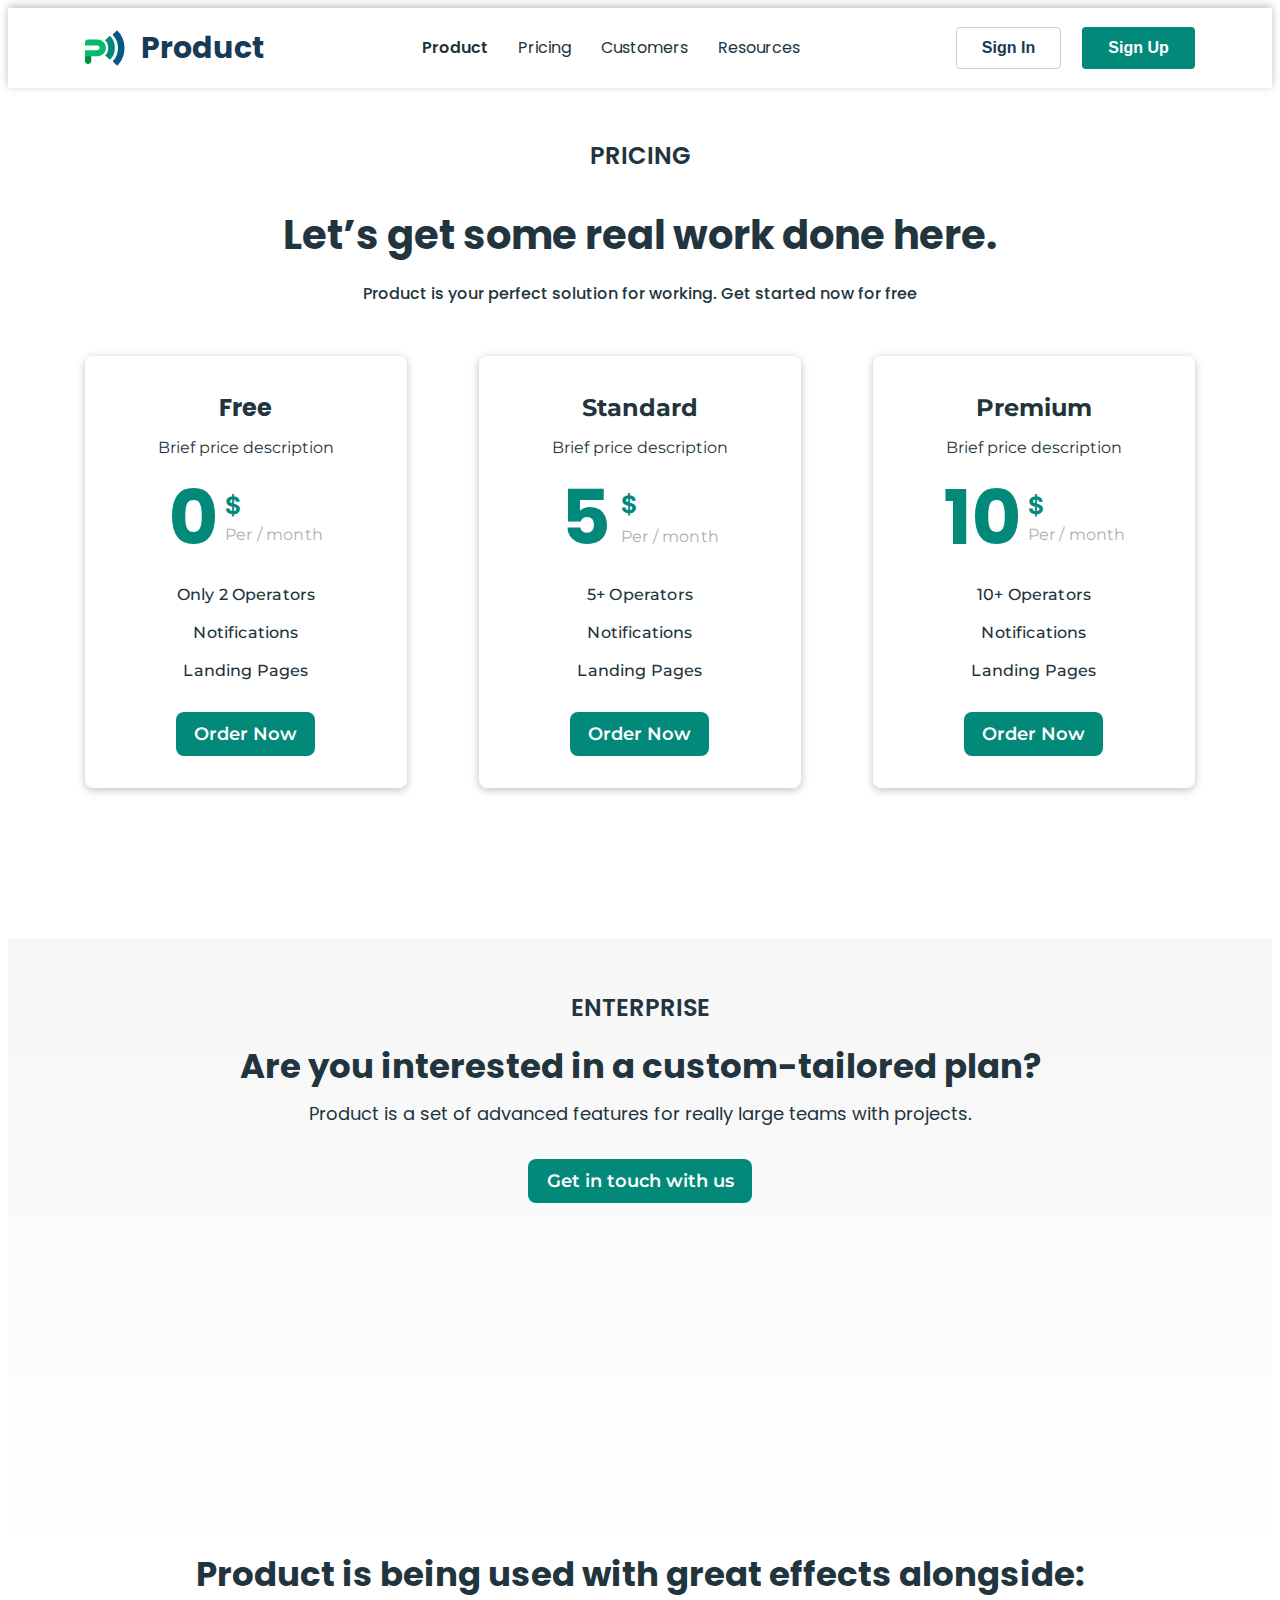
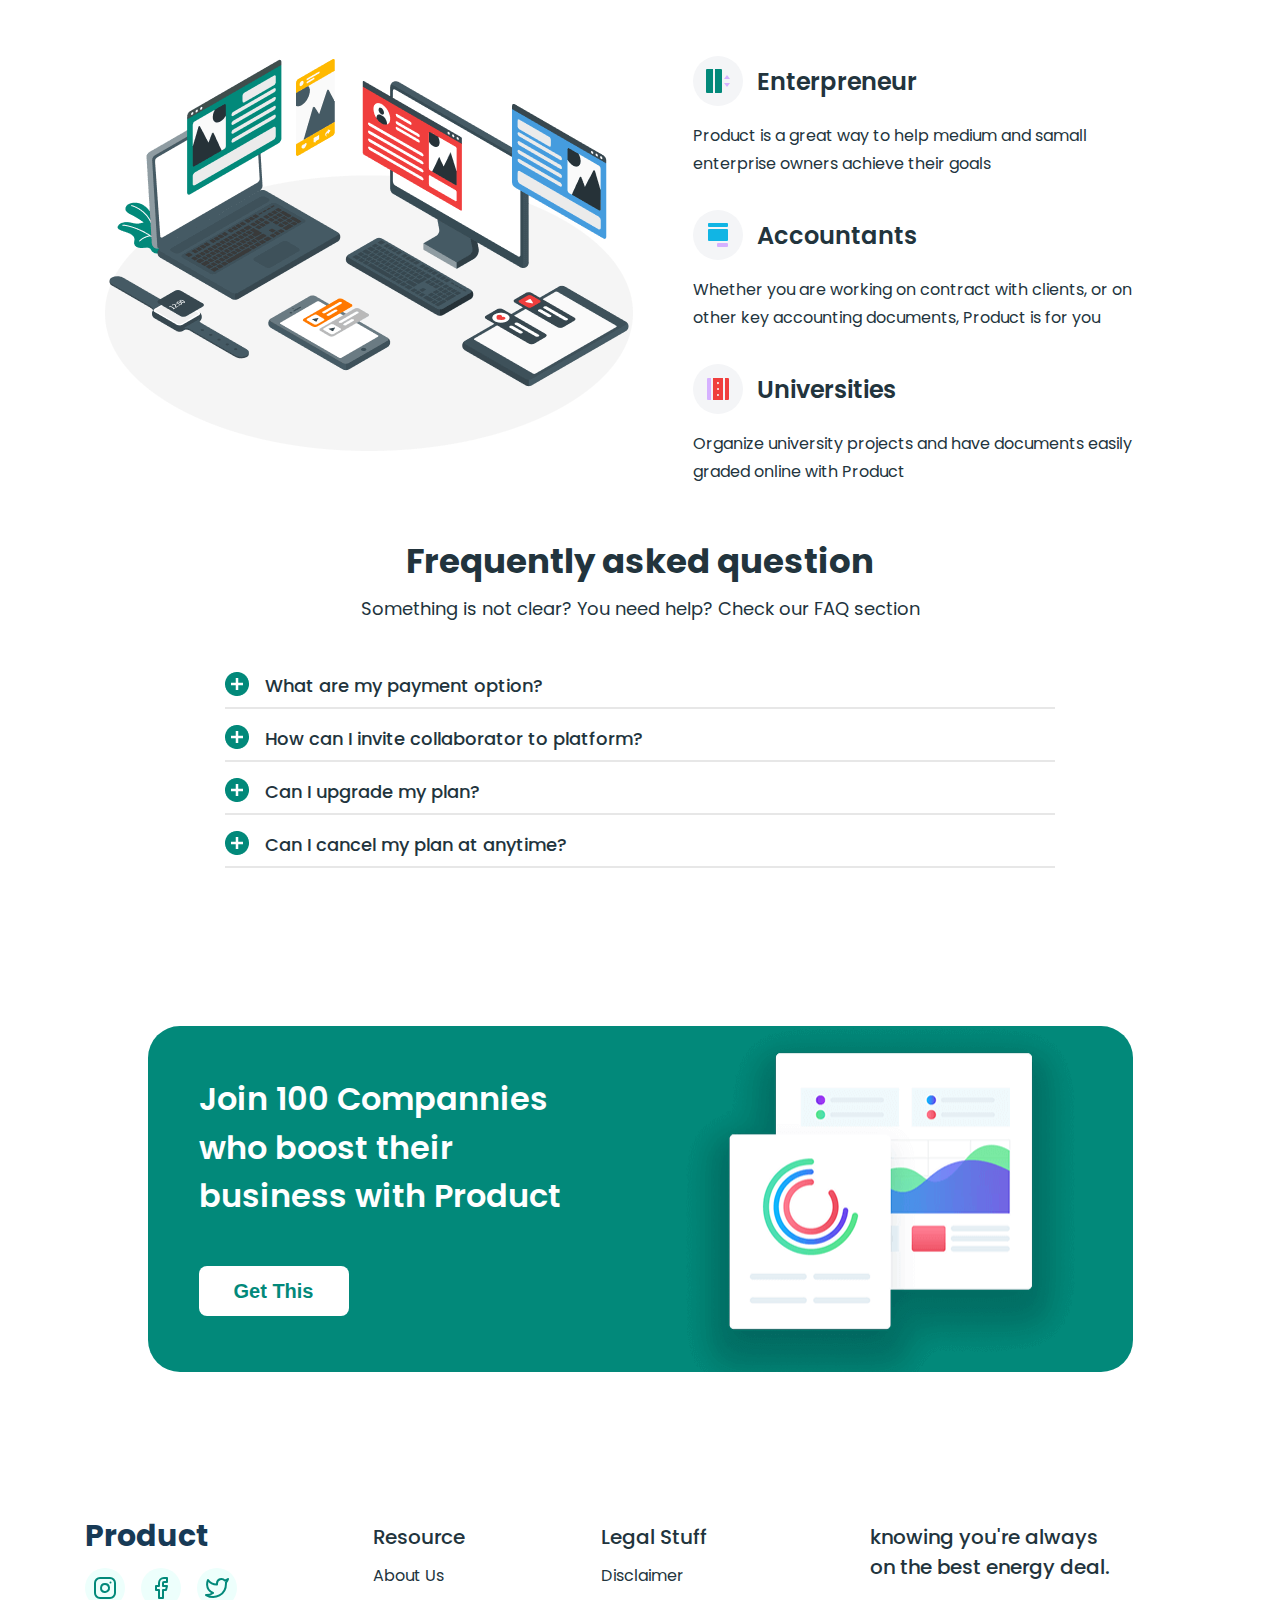
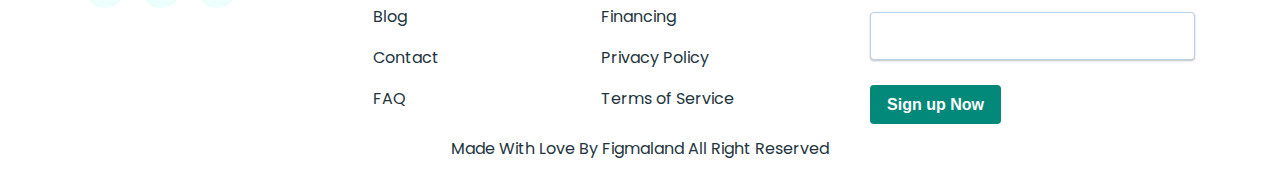
<file: pricing.html>
<!DOCTYPE html>
<html lang="en">

<head>
  <meta charset="UTF-8" />
  <meta name="viewport" content="width=device-width, initial-scale=1.0" />
  <link rel="stylesheet" href="https://cdnjs.cloudflare.com/ajax/libs/modern-normalize/3.0.1/modern-normalize.min.css"
    integrity="sha512-q6WgHqiHlKyOqslT/lgBgodhd03Wp4BEqKeW6nNtlOY4quzyG3VoQKFrieaCeSnuVseNKRGpGeDU3qPmabCANg=="
    crossorigin="anonymous" referrerpolicy="no-referrer" />
  <link rel="preconnect" href="https://fonts.googleapis.com">
  <link rel="preconnect" href="https://fonts.gstatic.com" crossorigin>
  <link
    href="https://fonts.googleapis.com/css2?family=Inter:opsz,wght@500;700&family=Montserrat:wght@400;500;600;700&family=Poppins:wght@400;500;600;700;800&family=Roboto:wght@400;500;700&display=swap"
    rel="stylesheet">
  <link rel="stylesheet" href="./css/style.css">
  <title>Bisness promotion</title>
</head>

<body>
  <!-- #region header -->
  <header class="header">
    <div class="container header-flex">

      <a href="./index.html" class="link-header"><svg class="icon-logo" width="40" height="36">
          <use href="./images/icons.svg#icon-logo"></use>
        </svg>Product</a>
      <nav class="navigation">
        <ul class="nav-list">
          <li class="nav-list-item-one">
            <a href="./index.html">Product</a>
          </li>
          <li class="nav-list-item"><a href="./pricing.html">Pricing</a></li>
          <li class="nav-list-item">
            <a href="./customers.html">Customers</a>
          </li>
          <li class="nav-list-item">
            <a href="./resources.html">Resources</a>
          </li>
        </ul>
      </nav>
      <ul class="nav-list-button">
        <li><button type="button" class="button-one">Sign In</button></li>
        <li><button type="button" class="button-two">Sign Up</button></li>
      </ul>
      <button type="button" class="btn-mobile-menu">
        <svg width="28" height="31">
          <use href="./images/icons.svg#icon-menu"></use>
        </svg>
      </button>
    </div>
  </header>
  <!-- #endregion header -->
  <main>
    <!-- #region section eight  -->
    <section class="section-eight section-eight-pricing">
      <div class="container">
        <h2 class="section-eight-title section-eight-pricing-title">PRICING</h2>
        <p class="section-eight-pricing-title-text">Let’s get some real work done here.</p>
        <p class="section-eight-text section-eight-pricing-text">Product is your perfect solution for working. Get
          started now for free</p>
        <ul class="section-eight-list">
          <li class="section-eight-list-item">
            <h3 class="section-eight-list-title">Free</h3>
            <p class="section-eight-list-text">Brief price description</p>
            <div class="section-eight-list-container">
              <h4 class="section-eight-list-subtitle">0</h4>
              <div class="section-eight-list-subcontainer">
                <p class="section-eight-list-sign">$</p>
                <p class="section-eight-list-subtext">Per / month</p>
              </div>
            </div>
            <ul class="section-eight-endlist">
              <li>
                <p class="section-eight-endlist-item">Only 2 Operators</p>
              </li>
              <li>
                <p class="section-eight-endlist-item">Notifications</p>
              </li>
              <li>
                <p class="section-eight-endlist-item">Landing Pages</p>
              </li>
            </ul>
            <button type="button" class="section-eight-btn">Order Now</button>
          </li>
          <li class="section-eight-list-item">
            <h3 class="section-eight-list-title">Standard</h3>
            <p class="section-eight-list-text">Brief price description</p>
            <div class="section-eight-list-container">
              <h4 class="section-eight-list-subtitle">5</h4>
              <div class="section-eight-list-subcontainer">
                <p class="section-eight-list-sign">$</p>
                <p class="section-eight-list-subtext">Per / month</p>
              </div>
            </div>
            <ul class="section-eight-endlist">
              <li>
                <p class="section-eight-endlist-item">5+ Operators</p>
              </li>
              <li>
                <p class="section-eight-endlist-item">Notifications</p>
              </li>
              <li>
                <p class="section-eight-endlist-item">Landing Pages</p>
              </li>
            </ul>
            <button type="button" class="section-eight-btn">Order Now</button>
          </li>
          <li class="section-eight-list-item">
            <h3 class="section-eight-list-title">Premium</h3>
            <p class="section-eight-list-text">Brief price description</p>
            <div class="section-eight-list-container">
              <h4 class="section-eight-list-subtitle">10</h4>
              <div class="section-eight-list-subcontainer">
                <p class="section-eight-list-sign">$</p>
                <p class="section-eight-list-subtext">Per / month</p>
              </div>
            </div>
            <ul class="section-eight-endlist">
              <li>
                <p class="section-eight-endlist-item">10+ Operators</p>
              </li>
              <li>
                <p class="section-eight-endlist-item">Notifications</p>
              </li>
              <li>
                <p class="section-eight-endlist-item">Landing Pages</p>
              </li>
            </ul>
            <button type="button" class="section-eight-btn">Order Now</button>
          </li>
        </ul>
      </div>
    </section>
    <!-- #endregion section eight  -->
    <!-- #region pricing-enterprise -->
    <section class="section-pricing-enterprise">
      <div class="container container-pricing-enterprise">
        <h2 class="section-pricing-enterprise-title">ENTERPRISE</h2>
        <h3 class="section-pricing-enterprise-subtitle">Are you interested in a custom-tailored plan?</h3>
        <p class="section-pricing-enterprise-text">Product is a set of advanced features for really large teams with
          projects.</p>
        <button class="section-pricing-enterprise-btn" type="button">Get in touch with us</button>
      </div>
    </section>
    <!-- #endregion pricing-enterprise -->
    <!-- #region pricing enterpreneur -->
    <section class="container section-pricing-enterpreneur">
      <h2 class="section-pricing-enterpreneur-title">Product is being used with great effects alongside:</h2>
      <div class="container section-pricing-enterpreneur-wrapper">
        <div class="section-pricing-picture-wrapper">
          <picture>
            <source srcset="./images/pricing/amico.png 1x, ./images/pricing/amico@2x.png 2x"
              media="(min-width: 1150px)">
            <source srcset="./images/pricing/amico-mob.png 1x, ./images/pricing/amico-mob@2x.png 2x"
              media="(max-width: 1149px)">
            <img src="./images/pricing/amico.png" alt="devices">
          </picture>
        </div>
        <ul class="section-pricing-enterpreneur-list">
          <li class="section-pricing-enterpreneur-list-item">
            <div class="section-pricing-enterpreneur-wrapper-two">
              <span class="section-pricing-enterpreneur-span">
                <svg width="24" height="24">
                  <use href="./images/icons.svg#icon-enterpreneur"></use>
                </svg></span>
              <h3 class="section-pricing-enterpreneur-item-title">Enterpreneur</h3>
            </div>
            <p class="section-pricing-enterpreneur-item-text">Product is a great way to help medium and samall
              enterprise owners achieve their goals</p>
          </li>
          <li class="section-pricing-enterpreneur-list-item">
            <div class="section-pricing-enterpreneur-wrapper-two">
              <span class="section-pricing-enterpreneur-span"><svg width="24" height="24">
                  <use href="./images/icons.svg#icon-accountants"></use>
                </svg></span>
              <h3 class="section-pricing-enterpreneur-item-title">Accountants</h3>
            </div>
            <p class="section-pricing-enterpreneur-item-text">Whether you are working on contract with clients, or on
              other key accounting documents, Product
              is for you</p>
          </li>
          <li class="section-pricing-enterpreneur-list-item">
            <div class="section-pricing-enterpreneur-wrapper-two">
              <span class="section-pricing-enterpreneur-span"><svg width="24" height="24">
                  <use href="./images/icons.svg#icon-universities"></use>
                </svg></span>
              <h3 class="section-pricing-enterpreneur-item-title">Universities</h3>
            </div>
            <p class="section-pricing-enterpreneur-item-text">Organize university projects and have documents easily
              graded online with Product</p>
          </li>
        </ul>
      </div>
    </section>
    <!-- #endregion pricing enterpreneur -->
    <!-- region pricing question -->
    <section class="section-pricing-question">
      <div class="container section-pricing-question-container">
        <h2 class="title-section-pricing-question">Frequently asked question</h2>
        <p class="text-section-pricing-question">Something is not clear? You need help? Check our FAQ section</p>
        <ul class="section-question-list">
          <li class="section-pricing-question-list-item">
            <details class="section-question-details">
              <summary class="section-pricing-question-summary">
                <h3 class="section-pricing-question-item-title">What are my payment option?</h3>
              </summary>
              <p class="section-pricing-question-item-text">After creating your account you will have an
                oppurtunity to create your first project that
                will be associated withthe collaborators e-mail. An invitation will be sent
                automatically.
                Then, invited user will have to confirm his account by e-mail and finish userd
                onboarding.
              </p>
            </details>
            <hr class="section-pricing-question-list-item-line">
          </li>
          <li class="section-pricing-question-list-item">
            <details class="section-pricing-question-details">
              <summary class="section-pricing-question-summary">
                <h3 class="section-pricing-question-item-title">How can I invite collaborator to platform?</h3>
              </summary>
              <p class="section-pricing-question-item-text">After creating your account you will have an
                oppurtunity to create your first project that
                will be associated withthe collaborators e-mail. An invitation will be sent
                automatically.
                Then, invited user will have to confirm his account by e-mail and finish userd
                onboarding.
              </p>
            </details>
            <hr class="section-pricing-question-list-item-line">
          </li>
          <li class="section-pricing-question-list-item">
            <details class="section-pricing-question-details">
              <summary class="section-pricing-question-summary">
                <h3 class="section-pricing-question-item-title">Can I upgrade my plan?</h3>
              </summary>
              <p class="section-pricing-question-item-text">After creating your account you will have an
                oppurtunity to create your first project that
                will be associated withthe collaborators e-mail. An invitation will be sent
                automatically.
                Then, invited user will have to confirm his account by e-mail and finish userd
                onboarding.
              </p>
            </details>
            <hr class="section-pricing-question-list-item-line">
          </li>
          <li class="section-pricing-question-list-item">
            <details class="section-pricing-question-details">
              <summary class="section-pricing-question-summary">
                <h3 class="section-pricing-question-item-title">Can I cancel my plan at anytime?</h3>
              </summary>
              <p class="section-pricing-question-item-text">After creating your account you will have an
                oppurtunity to create your first project that
                will be associated withthe collaborators e-mail. An invitation will be sent
                automatically.
                Then, invited user will have to confirm his account by e-mail and finish userd
                onboarding.
              </p>
            </details>
            <hr class="section-pricing-question-list-item-line">
          </li>
        </ul>
      </div>
    </section>
    <!-- endregion pricing question -->
    <!-- #region section ten-->
    <section class="section-ten section-ten-pricing">
      <div class="container section-ten-wrapper-one">
        <div class="container-ten">
          <h2 class="visually-hidden">Hidden heading section</h2>
          <div class="section-ten-wrapper-two">
            <h3 class="section-ten-title">
              Join 100 Compannies who boost their business with Product
            </h3>
            <button type="button" class="section-ten-btn">Get This</button>
          </div>
          <img srcset="
                ./images/product/screen-product.png    1x,
                ./images/product/screen-product@2x.png 2x
              " src="./images/product/screen-product.png" alt="screen" />
        </div>
      </div>
    </section>
    <!-- #endregion section ten -->
  </main>
  <!--#region footer-->
  <footer>
    <div class="container">
      <div class="footer-container">
        <div class="footer-container-logo">
          <a href="./index.html" class="footer-link"><svg class="icon-logo-mini" width="32" height="30">
              <use href="./images/icons.svg#icon-logo-mini"></use>
            </svg>Product</a>
          <ul class="footer-list">
            <li>
              <a href="#" class="footer-link-icon">
                <svg class="icon-footer" width="24" height="24">
                  <use href="./images/icons.svg#icon-instagram"></use>
                </svg>
              </a>
            </li>
            <li>
              <a href="#" class="footer-link-icon">
                <svg class="icon-footer" width="24" height="24">
                  <use href="./images/icons.svg#icon-facebook"></use>
                </svg>
              </a>
            </li>
            <li>
              <a href="#" class="footer-link-icon">
                <svg class="icon-footer" width="24" height="24">
                  <use href="./images/icons.svg#icon-twitter"></use>
                </svg>
              </a>
            </li>
          </ul>
        </div>
        <ul class="footer-container-resource-legal-list">
          <li>
            <h3 class="footer-container-item-title">Resource</h3>
          </li>
          <li>
            <a href="#" class="footer-container-item-link">About Us</a>
          </li>
          <li><a href="#" class="footer-container-item-link">Blog</a></li>
          <li>
            <a href="#" class="footer-container-item-link">Contact</a>
          </li>
          <li><a href="#" class="footer-container-item-link">FAQ</a></li>
        </ul>

        <div class="footer-container-resource-legal">
          <ul class="footer-container-resource-legal-list">
            <li>
              <h3 class="footer-container-item-title">Legal Stuff</h3>
            </li>
            <li>
              <a href="#" class="footer-container-item-link">Disclaimer</a>
            </li>
            <li>
              <a href="#" class="footer-container-item-link">Financing</a>
            </li>
            <li>
              <a href="#" class="footer-container-item-link">Privacy Policy</a>
            </li>
            <li>
              <a href="#" class="footer-container-item-link">Terms of Service</a>
            </li>
          </ul>
        </div>
        <form action="#" class="footer-form">
          <h3 class="footer-container-form-title">
            knowing you're always on the best energy deal.
          </h3>
          <div class="footer-form-input-wrapper">
            <input type="tel" class="footer-form-input footer-form-input-pricing" placeholder="Enter your phone number" /><svg
              class="icon-mobile-phone icon-mobile-phone-pricing" width="18" height="28">
              <use href="./images/icons.svg#icon-mobile-phone"></use>
            </svg>
          </div>
          <button type="submit" class="footer-form-btn">Sign up Now</button>
        </form>
      </div>
      <div class="footer-end-text-wrapper">
        <p class="footer-end-text-one">
          Made With Love By Figmaland All Right Reserved
        </p>
        <div class="footer-end-text-two">
          Made With Love By Product All Right Reserved
      </div>
      </p>
    </div>
  </footer>
  <!--#endregion footer-->

</body>

</html>
</file>
<file: css/style.css>
*,
*::before,
*::after {
  box-sizing: border-box;
}

body {
  color: #22343d;
  background-color: #fff;
  font-family: 'Poppins', sans-serif;
}

ul,
ol {
  list-style-type: none;
  padding-left: 0;
  margin-top: 0;
  margin-bottom: 0;
}

h1,
h2,
h3,
h4,
h5,
h6,
p {
  margin-top: 0;
  margin-bottom: 0;
}

a {
  text-decoration: none;
}

img {
  display: block;
  max-width: 100%;
  height: auto;
}

button {
  cursor: pointer;
  padding: 0;
  border: none;
  display: block;
}

/* common */

.container {
  max-width: 411px;
  margin: 0 auto;
  padding: 0 31px;
}

@media screen and (min-width: 1150px) {
  .container {
    max-width: 1150px;
    padding: 0 20px;
  }
}

/* PRODUCT */

/* #region header */
.button-one,
.button-two,
.nav-list {
  display: none;
}
.header {
  box-shadow: 0 -2px 8px 0 rgba(0, 0, 0, 0.25);
}

.header-flex {
  position: relative;
  display: flex;
  align-items: center;
  width: 100%;
}
.btn-mobile-menu {
  position: absolute;
  right: 27px;
  top: 50%;
  transform: translateY(-50%);
  background-color: transparent;
  padding: 19px 0;
}
.link-header {
  display: flex;
  gap: 8px;
  align-items: center;
  font-weight: 700;
  font-size: 30px;
  line-height: 0.93;
  color: #173a56;
  padding: 17px 0;
  margin-right: auto;
}

/* desktop */
@media screen and (min-width: 1150px) {
  .btn-mobile-menu {
    display: none;
  }

  .link-header {
    gap: 16px;
    padding: 22px 0;
    margin-right: auto;
  }
  .nav-list a {
    display: block;
    font-weight: 400;
    font-size: 16px;
    line-height: 1.75;
    color: #22343d;
    padding: 26px 0;
  }
  .nav-list-item-one a {
    font-weight: 600;
  }
  .nav-list {
    display: flex;
    align-items: center;
    gap: 30px;
  }

  .nav-list-button {
    display: flex;
    align-items: center;
    gap: 21px;
    margin-left: auto;
  }

  .button-one {
    display: block;
    font-weight: 600;
    font-size: 16px;
    text-align: center;
    color: #173a56;
    width: 105px;
    height: 42px;
    background-color: #fff;
    border-radius: 4px;
    border: 1px solid #bcd0e5;
  }

  .button-two {
    display: block;
    border-radius: 4px;
    width: 113px;
    height: 42px;
    background-color: #02897a;
    font-weight: 600;
    font-size: 16px;
    color: #fff;
  }
}
/* #endregion header */

/* #region section one */
.section-one {
  padding: 30px 0 116px;
}
.section-one-wrapper-one {
  display: flex;
  flex-direction: column-reverse;
  gap: 11px;
}
.section-one-head-wrapper {
  display: flex;
  flex-wrap: wrap;
  justify-content: center;
}
.section-one-title {
  font-weight: 700;
  font-size: 36px;
  line-height: 1.67;
  text-align: center;
  margin-bottom: 16px;
}
.section-one-text {
  font-weight: 400;
  font-size: 18px;
  line-height: 1.55;
  text-align: center;
  margin-bottom: 32px;
}
.section-one-wrapper-two {
  display: flex;
  justify-content: center;
  align-items: center;
  gap: 28px;
}
.section-one-button {
  font-weight: 700;
  font-size: 16px;
  color: #fff;
  border-radius: 4px;
  width: 142px;
  height: 53px;
  background-color: #02897a;
}
.link-icon-triangle {
  display: flex;
  gap: 8.7px;
  align-items: center;
}
.icon-triangle {
  border-radius: 1px;
  fill: #02897a;
}
.link-icon-triangle-text {
  font-weight: 600;
  font-size: 16px;
  text-decoration: underline;
  text-decoration-skip-ink: none;
  color: #02897a;
}

/* desktop */
@media screen and (min-width: 1150px) {
  .section-one {
    padding: 25px 0 100px;
  }
  .section-one-wrapper-one {
    flex-direction: row;
    align-items: center;
    justify-content: space-between;
    gap: 35px;
  }
  .section-one-head-wrapper {
    max-width: 430px;
    justify-content: flex-start;
  }
  .section-one-title {
    max-width: 390px;
    font-size: 40px;
    line-height: 1.5;
    margin-bottom: 18px;
    text-align: start;
  }
  .section-one-text {
    margin-bottom: 45px;
    text-align: start;
  }

  .section-one-wrapper-two {
    gap: 30px;
  }
  .section-one-button {
    width: 178px;
  }
  .icon-triangle {
    border-radius: 2px;
  }
}
/* #endregion section one */

/* #region section two */
.section-two-title {
  font-weight: 700;
  font-size: 32px;
  text-align: center;
  margin-bottom: 50px;
}
.section-two-list {
  display: flex;
  flex-wrap: wrap;
  gap: 32px;
  justify-content: center;
}
.section-two-list-item {
  max-width: 215px;
  display: flex;
  flex-direction: column;
  align-items: center;
}
.span-section-two {
  display: flex;
  justify-content: center;
  align-items: center;
  border-radius: 19px;
  width: 50px;
  height: 50px;
  margin-bottom: 24px;
  background-color: #02897a;
}
.span-two-section-two {
  background-color: #4d8dff;
}

.span-three-section-two {
  background-color: #740a76;
}

.span-four-section-two {
  background-color: #f03e3d;
}

.section-two-list-title {
  font-weight: 600;
  font-size: 22px;
  margin-bottom: 8px;
}
.section-two-list-text {
  font-weight: 400;
  font-size: 16px;
  line-height: 1.63;
  text-align: center;
}
.icon-section-two {
  fill: #fff;
}

.section-two-button {
  border-radius: 4px;
  width: 175px;
  height: 53px;
  background-color: #02897a;
  font-weight: 700;
  font-size: 16px;
  color: #fff;
  margin: 32px auto 0;
}

/* desktop */
@media screen and (min-width: 1150px) {
  .section-two-container-two {
    max-width: 1030px;
  }
  .section-two-title {
    max-width: 506px;
    margin: 0 auto 50px;
  }
  .section-two-list {
    justify-content: space-between;
    gap: 30px;
  }
  .section-two-list-item {
    max-width: calc((100% - 90px) / 4);
    align-items: flex-start;
  }
  .section-two-list-text {
    text-align: left;
  }
  .span-section-two {
    width: 54px;
    height: 54px;
    margin-bottom: 26px;
  }
  .section-two-list-title {
    margin-bottom: 13px;
  }
  .section-two-button {
    margin-top: 50px;
  }
}
/* #endregion section two */

/* #region section three */

.section-three {
  padding: 138px 0 100px 0;
}
.section-three-container-three {
  max-width: 359px;
  display: flex;
  gap: 50px;
  flex-direction: column-reverse;
}
.section-three-title {
  font-weight: 600;
  font-size: 16px;
}
.section-three-title-span {
  display: block;
  margin: 8px 0 16px;
  font-weight: 700;
  font-size: 32px;
}
.section-three-text {
  font-weight: 400;
  font-size: 16px;
  line-height: 1.625;
  margin-bottom: 16px;
}
.section-three-list {
  padding-bottom: 23px;
}
.section-three-item-title {
  font-weight: 600;
  font-size: 16px;
  line-height: 1.625;
  margin-bottom: 12px;
}
.section-three-item-text {
  font-weight: 400;
  font-size: 16px;
  line-height: 1.625;
}
.section-three-list-item:nth-child(2) {
  margin-top: 16px;
}
/* desktop */
@media screen and (min-width: 1150px) {
  .section-three {
    padding: 100px 0;
  }
  .section-three-container-three {
    max-width: 1150px;
    flex-direction: row;
    gap: 84px;
    justify-content: space-between;
    align-items: center;
  }
  .section-three-wrapper {
    max-width: 440px;
    padding: 41px 0;
  }
  .section-three-title-span {
    margin-top: 8px 0 25px;
  }
  .section-three-text {
    margin-bottom: 30px;
  }
  .section-three-list-item:nth-child(2) {
    margin-top: 25px;
  }
}
/* #endregion section three */

/* #region section four */
.section-four-wrapper-one {
  max-width: 380px;
}
.section-four-picture {
  margin-bottom: 50px;
}
.section-four-title {
  font-weight: 600;
  font-size: 16px;
}
.section-four-title-span {
  display: block;
  font-weight: 700;
  font-size: 32px;
  margin: 8px 0 16px;
}
.section-four-text {
  font-weight: 400;
  font-size: 16px;
  line-height: 1.625;
  margin-bottom: 16px;
}

.section-four-list-item {
  display: flex;
  justify-content: flex-start;
  align-items: center;
  gap: 30px;
}
.section-four-icon-container {
  border: 2.92px solid #fff;
  border-radius: 14px;
  width: 35px;
  height: 35px;
  background-color: #f90;
  display: flex;
  justify-content: center;
  align-items: center;
  flex-shrink: 0;
}
.section-four-list-item:nth-child(2) .section-four-icon-container {
  background-color: #f03e3d;
}

.section-four-list-item:nth-child(3) .section-four-icon-container {
  background-color: #4d8dff;
}

.section-four-icon {
  fill: #fff;
}
.section-four-list-item:not(:last-child) {
  margin-bottom: 16px;
}
.section-four-list-item-text {
  font-weight: 400;
  font-size: 16px;
  line-height: 1.625;
}

/* desktop */
@media screen and (min-width: 1150px) {
  .section-four-wrapper-one {
    max-width: 1150px;
    display: flex;
    gap: 84px;
    justify-content: flex-start;
    align-items: center;
  }
  .section-four-wrapper-two {
    padding: 41px 35px 40px 0;
    max-width: 440px;
  }
  .section-four-title-span {
    margin: 8px 0 25px;
  }

  .section-four-text {
    margin-bottom: 30px;
  }

  .section-four-list-item:not(:last-child) {
    margin-bottom: 25px;
  }
}
/* #endregion section four */

/* #region section five */
.section-five {
  padding: 100px 0 140px 0;
}
.section-five-wrapper-one {
  display: flex;
  flex-direction: column-reverse;
  gap: 50px;
}

.section-five-wrapper-two {
  max-width: 310px;
}

.section-five-title {
  font-weight: 600;
  font-size: 16px;
}

.section-five-title-span {
  font-weight: 700;
  font-size: 32px;
  display: block;
  margin: 8px 0 16px;
}
.section-five-text {
  font-weight: 400;
  font-size: 16px;
  line-height: 1.625;
  margin-bottom: 16px;
}

.section-five-list-item:last-child {
  margin-top: 16px;
}
.section-five-list-item-title {
  font-weight: 600;
  font-size: 16px;
  line-height: 1.625;
}

.section-five-list-item-text {
  margin-top: 12px;
  font-weight: 400;
  font-size: 16px;
  line-height: 1.625;
}

/* desktop */
@media screen and (min-width: 1150px) {
  .section-five {
    padding: 100px 0 150px 0;
  }

  .section-five-wrapper-one {
    max-width: 1100px;
    flex-direction: row;
    justify-content: space-between;
    align-items: center;
    gap: 84px;
  }
  .section-five-wrapper-two {
    padding: 41px 0;
    max-width: 434px;
  }
  .section-five-title-span {
    margin: 8px 0 25px;
  }
  .section-five-text {
    margin-bottom: 30px;
  }
  .section-five-list-item:last-child {
    margin-top: 25px;
  }
}
/* #endregion section five */

/* #region section six */
.section-six {
  padding-bottom: 100px;
}

.section-six-title {
  font-weight: 700;
  font-size: 32px;
  text-align: center;
  margin: 0 auto 8px;
}

.section-six-text {
  font-weight: 500;
  font-size: 16px;
  line-height: 1.625;
  text-align: center;
  margin: 0 auto 40px;
  max-width: 320px;
}
.section-six-list {
  display: flex;
  flex-wrap: wrap;
  row-gap: 32px;
}
.section-six-list-item {
  display: flex;
  gap: 14px;
  justify-content: flex-start;
  align-items: center;
}
.section-six-list-item:nth-child(2),
.section-six-list-item:nth-child(4) {
  flex-direction: row-reverse;
}
.section-six-list-item-wrapper {
  display: flex;
  justify-content: center;
  align-items: center;
  background-color: #fff;
  box-shadow: 2px 2px 10px 0 rgba(23, 58, 86, 0.15);
  width: 237px;
  height: 64px;
  border-radius: 50px;
}
.section-six-list-item-text {
  max-width: 170px;
  font-weight: 500;
  font-size: 16px;
  text-align: center;
  color: #2f281e;
}
.section-six-btn {
  margin: 32px auto 0;
  font-weight: 700;
  font-size: 16px;
  color: #fff;
  border-radius: 4px;
  width: 216px;
  height: 53px;
  background-color: #02897a;
}

/* desktop */

@media screen and (min-width: 1150px) {
  .section-six-wrapper-one {
    max-width: 916px;
  }
  .section-six-title {
    margin: 0 auto 25px;
  }
  .section-six-text {
    max-width: 542px;
  }

  .section-six-list {
    justify-content: space-between;
    row-gap: 25px;
    column-gap: 100px;
  }
  .section-six-list-item {
    gap: 10px;
    width: calc((100% - 100px) / 2);
  }
  .section-six-list-item:nth-child(3) {
    flex-direction: row-reverse;
  }
  .section-six-list-item:nth-child(4) {
    flex-direction: row;
  }

  .section-six-list-item-wrapper {
    width: 281px;
    height: 50px;
    border-radius: 50px;
  }
  .section-six-list-item-text {
    max-width: 207px;
  }
  .section-six-btn {
    margin: 50px auto 0;
  }
}
/* #endregion section six */

/* #region section seven */
.section-seven {
  padding-bottom: 61px;
}
.section-seven-title {
  font-weight: 700;
  font-size: 34px;
  text-align: center;
  margin-bottom: 8px;
}

.section-seven-text {
  margin-bottom: 40px;
  font-weight: 500;
  font-size: 16px;
  line-height: 1.625;
  text-align: center;
  max-width: 345px;
}
.section-seven-list {
  display: flex;
  flex-wrap: wrap;
  gap: 16px;
}
.section-seven-wrapper-one {
  width: 80%;
  padding: 24px 0 40px;
}
.section-seven-list-item-text {
  font-weight: 400;
  font-size: 16px;
  line-height: 1.75;
  margin-bottom: 12px;
}
.section-seven-span {
  font-weight: 700;
}
.section-seven-list-item-title {
  font-weight: 700;
  font-size: 24px;
  line-height: 1.66;
}
.section-seven-list-item:nth-child(2) .section-seven-list-item-title {
  color: #02897a;
}

/* desktop */
@media screen and (min-width: 1150px) {
  .section-seven {
    padding-bottom: 171px;
  }
  .section-seven-title {
    margin-bottom: 10px;
    text-align: start;
  }
  .section-seven-text {
    max-width: 400px;
    text-align: start;
  }
  .section-seven-list {
    flex-wrap: nowrap;
    justify-content: space-between;
    gap: 30px;
  }

  .section-seven-list-item {
    width: calc((100% - 60px) / 3);
  }
}
/* #endregion section seven */

/* #region section eight */
.section-eight {
  padding-bottom: 100px;
}
.section-eight-title {
  margin-bottom: 8px;
  text-align: center;
  font-weight: 700;
  font-size: 34px;
}
.section-eight-text {
  margin-bottom: 74px;
  text-align: center;
  font-weight: 500;
  font-size: 16px;
}
.section-eight-list {
  display: flex;
  gap: 32px;
  flex-wrap: wrap;
  justify-content: center;
}
.section-eight-list-item {
  width: 322px;
  padding: 24px 0 32px 0;
  border-radius: 8px;
  box-shadow: 0 2px 8px 0 rgba(0, 0, 0, 0.25);
  background-color: #fff;
  display: flex;
  flex-direction: column;
  align-items: center;
  justify-content: space-between;
  transition: background-color 300ms cubic-bezier(0.4, 0, 0.2, 1);
}
.section-eight-list-title {
  font-weight: 700;
  font-size: 24px;
  line-height: 1.66;
  text-align: center;
  transition: color 300ms cubic-bezier(0.4, 0, 0.2, 1);
}

.section-eight-list-text {
  text-align: center;
  font-weight: 400;
  font-size: 16px;
  line-height: 2.5;
  transition: color 300ms cubic-bezier(0.4, 0, 0.2, 1);
}
.section-eight-list-container {
  display: flex;
  justify-content: space-between;
  align-items: center;
  margin-bottom: 16px;
}
.section-eight-list-subcontainer {
  display: flex;
  flex-direction: column;
  justify-content: space-between;
  align-items: flex-start;
  gap: 4px;
  margin-left: 8px;
}
.section-eight-list-item:nth-child(2) .section-eight-list-subcontainer {
  gap: 7px;
}
.section-eight-list-sign {
  font-family: 'Inter', sans-serif;
  font-weight: 700;
  font-size: 24px;
  line-height: 1.25;
  letter-spacing: 0em;
  color: #02897a;
  transition: color 300ms cubic-bezier(0.4, 0, 0.2, 1);
}
.section-eight-list-subtitle {
  font-weight: 700;
  font-size: 76px;
  line-height: 1.32;
  letter-spacing: 0em;
  text-align: center;
  color: #02897a;
  transition: color 300ms cubic-bezier(0.4, 0, 0.2, 1);
}

.section-eight-list-subtext {
  font-weight: 400;
  font-size: 16px;
  line-height: 1.19;
  letter-spacing: 0.01em;
  color: #afafaf;
  transition: color 300ms cubic-bezier(0.4, 0, 0.2, 1);
}
.section-eight-endlist {
  display: flex;
  flex-direction: column;
  gap: 16px;
  justify-content: space-between;
  align-items: center;
  margin-bottom: 38px;
}
.section-eight-endlist-item {
  font-family: 'Inter', sans-serif;
  font-weight: 500;
  font-size: 16px;
  line-height: 1.38;
  letter-spacing: 0.01em;
  transition: color 300ms cubic-bezier(0.4, 0, 0.2, 1);
}
.section-eight-btn {
  font-family: 'Montserrat', sans-serif;
  border-radius: 8px;
  width: 139px;
  height: 44px;
  background-color: #02897a;
  font-weight: 600;
  font-size: 18px;
  color: #fff;
  transition: color 300ms cubic-bezier(0.4, 0, 0.2, 1),
    background-color 300ms cubic-bezier(0.4, 0, 0.2, 1);
}
.section-eight-list-item:hover,
.section-eight-list-item:focus {
  background-color: #02897a;
}
.section-eight-list-item:hover .section-eight-list-title,
.section-eight-list-item:focus .section-eight-list-title,
.section-eight-list-item:hover .section-eight-list-text,
.section-eight-list-item:focus .section-eight-list-text,
.section-eight-list-item:hover .section-eight-list-sign,
.section-eight-list-item:focus .section-eight-list-sign,
.section-eight-list-item:hover .section-eight-list-subtitle,
.section-eight-list-item:focus .section-eight-list-subtitle,
.section-eight-list-item:hover .section-eight-endlist-item,
.section-eight-list-item:focus .section-eight-endlist-item {
  color: #fff;
}
.section-eight-list-item:hover .section-eight-list-subtext,
.section-eight-list-item:focus .section-eight-list-subtext {
  color: #e0e0e0;
}
.section-eight-list-item:hover .section-eight-btn,
.section-eight-list-item:focus .section-eight-btn {
  background-color: #fff;
  color: #02897a;
}

/* desktop */
@media screen and (min-width: 1150px) {
  .section-eight-title {
    margin-bottom: 10px;
  }
  .section-eight-text {
    margin-bottom: 40px;
  }
  .section-eight-list {
    flex-wrap: nowrap;
    gap: 72px;
    justify-content: space-between;
  }
  .section-eight-list-item {
    width: calc((100% - 144px) / 3);
    padding: 32px 0;
  }
  .section-eight-list-text {
    font-family: 'Montserrat', sans-serif;
  }
  .section-eight-list-text {
    font-family: 'Montserrat', sans-serif;
  }
  .section-eight-list-item:nth-child(2) > .section-eight-list-title,
  .section-eight-list-item:nth-child(3) > .section-eight-list-title {
    font-family: 'Montserrat', sans-serif;
  }
  .section-eight-list-subcontainer {
    margin-left: 7px;
  }
  .section-eight-list-item:nth-child(2) .section-eight-list-subcontainer {
    margin-left: 10px;
  }
  .section-eight-list-item:nth-child(2) .section-eight-list-subcontainer {
    gap: 7px;
  }
  .section-eight-list-subtext {
    font-family: 'Montserrat', sans-serif;
  }
  .section-eight-endlist {
    margin-bottom: 30px;
  }
  .section-eight-endlist-item {
    font-family: 'Montserrat', sans-serif;
  }
}
/* #endregion section eight */

/* #region section nine */
.section-nine {
  padding-bottom: 100px;
}
.section-nine-title {
  font-weight: 700;
  font-size: 34px;
  line-height: 1.68;
  letter-spacing: 0.01em;
  text-align: center;
  margin-bottom: 8px;
}
.section-nine-text {
  font-weight: 500;
  font-size: 16px;
  line-height: 1.75;
  letter-spacing: 0.01em;
  text-align: center;
  margin-bottom: 32px;
}
.section-nine-list {
  display: flex;
  flex-wrap: wrap;
  gap: 32px;
  justify-content: center;
}
.section-nine-list-item {
  width: 320px;
  padding: 28px 26px 24px;
}
.section-nine-star-list {
  display: flex;
  justify-content: flex-start;
  align-items: center;
  margin-bottom: 16px;
}
.icon-star {
  fill: #f3cd03;
}
.section-nine-list-text {
  font-weight: 400;
  font-size: 16px;
  line-height: 1.75;
  letter-spacing: 0.01em;
  color: #32454f;
  margin-bottom: 16px;
}
.section-nine-list-container {
  display: flex;
  justify-content: flex-start;
  align-items: center;
  gap: 14px;
}
.section-nine-list-subtitle {
  font-weight: 600;
  font-size: 16px;
  line-height: 1.5;
  letter-spacing: 0.01em;
  color: #02897a;
}
.section-nine-list-subtext {
  font-weight: 500;
  font-size: 14px;
  line-height: 1.71;
  letter-spacing: 0.01em;
  color: #252b42;
}

/* desktop */
@media screen and (min-width: 1150px) {
  .section-nine-title {
    font-size: 32px;
    line-height: 1.78;
    margin-bottom: 10px;
  }
  .section-nine-text {
    margin-bottom: 40px;
  }
  .section-nine-list {
    gap: 65px;
    justify-content: space-between;
  }
  .section-nine-list-item {
    padding: 28px 26px;
    width: calc((100% - 130px) / 3);
  }
}
/* #endregion section nine */

/* #region section ten */
.section-ten {
  padding-bottom: 100px;
}
.section-ten-customer {
  padding-block: 100px 100px;
}
.section-ten-wrapper-one {
  padding: 0 20px;
}
.visually-hidden {
  position: absolute;
  width: 1px;
  height: 1px;
  margin: -1px;
  border: 0;
  padding: 0;
  white-space: nowrap;
  clip-path: inset(100%);
  clip: rect(0 0 0 0);
  overflow: hidden;
}
.section-ten-wrapper-two {
  display: flex;
  flex-wrap: wrap;
  gap: 69px;
  justify-content: center;
  padding: 17px 22px 0;
}
.container-ten {
  border-radius: 32px;
  background-color: #02897a;
  display: flex;
  flex-wrap: wrap;
  gap: 72px;
  justify-content: center;
}
.section-ten-title {
  font-weight: 600;
  font-size: 32px;
  line-height: 1.51;
  color: #fff;
  text-align: center;
}
.section-ten-btn {
  border-radius: 8px;
  width: 150px;
  height: 50px;
  font-weight: 600;
  font-size: 20px;
  color: #02897a;
  background-color: #fff;
}

/* desktop */
@media screen and (min-width: 1150px) {
  .section-ten-customer {
    padding-block: 150px 150px;
  }
  .section-ten-pricing {
    padding-bottom: 150px;
  }
  .section-ten-wrapper-one {
    max-width: 1025px;
  }
  .container-ten {
    flex-wrap: nowrap;
    justify-content: space-between;
    padding: 0 46px 0 51px;
  }
  .section-ten-wrapper-two {
    padding: 49px 0 56px 0;
    gap: 46px;
    flex-direction: column;
    justify-content: space-between;
  }
  .section-ten-title {
    text-align: start;
  }
}
/* #endregion section ten */

/*#region footer*/

.footer-container {
  display: flex;
  flex-direction: column;
  gap: 32px;
  justify-content: space-between;
  align-items: center;
}
.footer-link {
  display: flex;
  align-items: center;
  gap: 16px;
  font-weight: 700;
  font-size: 30px;
  line-height: 0.93;
  color: #173a56;
}
.footer-container-logo {
  display: flex;
  flex-direction: column;
  gap: 25px;
  align-items: flex-start;
}
.icon-footer {
  fill: transparent;
  stroke-width: 2px;
  stroke: #02897a;
}
.footer-link-icon {
  width: 40px;
  height: 40px;
  background-color: #edfffc;
  border-radius: 100%;
  display: flex;
  justify-content: center;
  align-items: center;
}

.footer-list {
  display: flex;
  gap: 16px;
}
.footer-container-resource-legal-list {
  display: flex;
  gap: 6px;
  flex-direction: column;
  align-items: center;
}
.footer-container-item-title {
  font-weight: 500;
  font-size: 20px;
  line-height: 1.5;
}
.footer-container-item-link {
  font-weight: 400;
  font-size: 16px;
  line-height: 2.19;
  color: inherit;
}
.footer-form {
  display: flex;
  flex-direction: column;
  align-items: center;
}
.footer-container-form-title {
  max-width: 250px;
  font-weight: 500;
  font-size: 20px;
  line-height: 1.5;
  text-align: center;
  margin-bottom: 34px;
}
.footer-form-input-wrapper {
  position: relative;
  margin-bottom: 21px;
}
.footer-form-input {
  outline: transparent;
  width: 325px;
  height: 48px;
  background-color: #fff;
  border: 1px solid #bcd0e5;
  border-radius: 4px;
  box-shadow: 0 1px 2px 0 rgba(0, 0, 0, 0.25);
}
.footer-form-input::placeholder {
  opacity: 0;
}
.icon-mobile-phone {
  display: none;
}
.footer-form-btn {
  border-radius: 4px;
  width: 131px;
  height: 39px;
  background-color: #02897a;
  font-weight: 700;
  font-size: 16px;
  color: #fff;
}
.footer-end-text-one,
.footer-end-text-two {
  text-align: center;
  font-weight: 400;
  font-size: 16px;
  line-height: 1.88;
}
.footer-end-text-wrapper {
  margin-top: 44px;
}
.footer-end-text-one {
  display: none;
}

/* PRICING */
/* #region section eight */
.section-eight-pricing {
  padding: 50px 0 100px;
}
.section-eight-pricing-title {
  font-weight: 600;
  font-size: 24px;
  margin-bottom: 30px;
}
.section-eight-pricing-title-text {
  font-weight: 700;
  font-size: 36px;
  text-align: center;
  margin-bottom: 18px;
}
.section-eight-pricing-text {
  max-width: 337px;
  margin-bottom: 50px;
}
/* #endregion section eight */

/* #region pricing-enterprise */
.section-pricing-enterprise {
  padding-bottom: 100px;
  background: linear-gradient(180deg, #f6f6f6 0%, rgba(246, 246, 246, 0) 100%);
}
.container-pricing-enterprise {
  max-width: 380px;
  padding-block: 47px;
}
.section-pricing-enterprise-title {
  font-weight: 600;
  font-size: 24px;
  margin-bottom: 24px;
  text-align: center;
}
.section-pricing-enterprise-subtitle {
  font-weight: 700;
  font-size: 32px;
  margin-bottom: 25px;
  text-align: center;
}
.section-pricing-enterprise-text {
  font-weight: 400;
  font-size: 18px;
  margin-bottom: 32px;
  text-align: center;
}
.section-pricing-enterprise-btn {
  border-radius: 8px;
  width: 224px;
  height: 44px;
  background-color: #02897a;
  font-family: 'Montserrat', sans-serif;
  font-weight: 600;
  font-size: 18px;
  color: #fff;
  margin: 0 auto;
}
/* #endregion pricing-enterprise */

/*#region pricing enterpreneur */
.section-pricing-enterpreneur {
  padding-bottom: 100px;
}
.section-pricing-enterpreneur-title {
  max-width: 333px;
  font-weight: 700;
  font-size: 32px;
  margin-bottom: 33px;
  text-align: center;
}
.section-pricing-picture-wrapper {
  margin-bottom: 32px;
}
.section-pricing-enterpreneur-wrapper-two {
  display: flex;
  gap: 14px;
  align-items: center;
  margin-bottom: 16px;
}
.section-pricing-enterpreneur-span {
  border-radius: 100%;
  display: flex;
  align-items: center;
  justify-content: center;
  width: 52px;
  height: 50px;
  background-color: #f4f5f7;
}
.section-pricing-enterpreneur-list-item:not(:last-child) {
  margin-bottom: 24px;
}
.section-pricing-enterpreneur-item-title {
  font-weight: 600;
  font-size: 24px;
  text-align: center;
}
.section-pricing-enterpreneur-item-text {
  font-weight: 400;
  font-size: 16px;
  line-height: 1.75;
}
/*#endregion pricing enterpreneur */

/* #region pricing question */
.section-pricing-question {
  padding-bottom: 100px;
}
.title-section-pricing-question {
  font-weight: 700;
  font-size: 32px;
  text-align: center;
  margin-bottom: 16px;
}
.text-section-pricing-question {
  font-weight: 400;
  font-size: 18px;
  text-align: center;
  margin-bottom: 30px;
}
.section-pricing-question-list-item:not(:last-child) {
  margin-bottom: 24px;
}
.section-pricing-question-list-item-line {
  width: 100%;
  border: 1px solid #e7e7e7;
  height: 0px;
}
.section-pricing-question-item-title {
  font-weight: 500;
  font-size: 18px;
}

.section-pricing-question-item-text {
  font-weight: 400;
  font-size: 16px;
  margin-top: 14px;
}
.section-pricing-question-summary {
  display: flex;
  gap: 16px;
  list-style-type: none;
}
.section-pricing-question-summary::before {
  content: '';
  background-image: url('../images/pricing/plus-circle.png');
  width: 24px;
  height: 24px;
  display: block;
  flex-shrink: 0;
}
details[open] .section-pricing-question-summary::before {
  background-image: url('../images/pricing/minus-circle.png');
}
/* #endregion pricing question */

/* CUSTOMERS */
/* #region-clients */
.section-clients {
  padding-block: 50px 77px;
}
.section-clients-container {
  padding-inline: 6px;
}
.section-clients-title {
  margin-bottom: 38px;
  text-align: center;
  font-weight: 700;
  font-size: 36px;
}
.section-clients-list {
  display: flex;
  flex-wrap: wrap;
  column-gap: 45px;
  row-gap: 52px;
  align-items: center;
  justify-content: space-between;
}
/* #endregion-clients */

/* #region-choose-product */
.section-choose-product {
  padding-block: 24px 61px;
  background-color: #f5f5f5;
}
.section-choose-product-list-item {
  border: 1px solid #dedede;
  border-radius: 10px;
  max-width: 350px;
  padding: 32px 37px 34px 38px;
  align-items: center;
}
.section-choose-product-item-title {
  font-weight: 700;
  font-size: 24px;
  line-height: 1.38;
  letter-spacing: 0em;
  margin-bottom: 16px;
}
.section-choose-product-item-text {
  line-height: 1.69;
  max-width: 250px;
  text-align: center;
}
.span-section-choose-product {
  margin-bottom: 32px;
}
.span-three-customer {
  background-color: #f03e3d;
}
/* #region-choose-product */

/* #region product-work */
.section-product-work {
  padding-block: 96px 70px;
}
.section-product-work-title {
  margin-bottom: 79px;
  font-weight: 700;
  font-size: 32px;
  text-align: center;
}
.section-product-work-list {
  display: flex;
  flex-wrap: wrap;
  gap: 72px;
}
.section-product-work-list-item {
  display: flex;
  flex-wrap: wrap;
  gap: 72px;
}
.section-product-work-list-item:nth-child(2) {
  flex-direction: column-reverse;
}
.section-product-work-list-item-title {
  font-weight: 500;
  font-size: 20px;
  text-align: start;
  margin-bottom: 16px;
}
.section-product-work-list-item-subtitle {
  font-weight: 600;
  font-size: 24px;
  text-align: start;
  margin-bottom: 16px;
}
.section-product-work-list-item-text {
  font-weight: 400;
  font-size: 16px;
  line-height: 1.75;
}
.section-product-work-btn {
  display: none;
}
/* #endregion product-work */

/* #region customers received-offers */
.section-received-offers {
  padding-block: 30px 33px;
  background: linear-gradient(180deg, #f5f5f5 0%, rgba(245, 245, 245, 0) 100%);
}
.section-received-offers-title {
  font-weight: 700;
  font-size: 32px;
  text-align: center;
  max-width: 346px;
  margin-bottom: 85px;
}
.section-received-offers-list {
  display: flex;
  flex-wrap: wrap;
  justify-content: center;
  gap: 66px;
}
.section-received-offers-list-item {
  display: flex;
  flex-direction: column;
  align-items: center;
}
.section-received-offers-list-item-span {
  margin-bottom: 27px;
  border-radius: 100px;
  width: 150px;
  height: 150px;
  background-color: #ffefef;
  display: flex;
  justify-content: center;
  align-items: center;
}
.section-received-offers-list-item-subtitle {
  font-weight: 500;
  font-size: 24px;
  line-height: 1.17;
  color: #000;
  margin-bottom: 16px;
}
.received-offers-list-item-subtitle-menu {
  font-weight: 400;
  font-size: 18px;
  line-height: 1.78;
  color: #22343d;
}
.received-offers-list-item-subtitle-text {
  font-weight: 600;
  font-size: 16px;
  line-height: 1.75;
  color: #000;
  margin-top: 12px;
}
/* #endregion customers received-offers */

/* DESKTOP */
@media screen and (min-width: 1150px) {
  .footer-container {
    width: 100%;
    gap: 0;
    flex-direction: row;
    align-items: flex-start;
    justify-content: space-between;
  }
  .icon-logo {
    display: block;
  }
  .icon-logo-mini {
    display: none;
  }
  .footer-container-logo {
    gap: 18px;
    margin-right: auto;
  }
  .footer-container-form-title {
    margin-bottom: 30px;
  }
  .footer-container-resource-legal-list {
    align-items: flex-start;
    margin-right: auto;
  }
  .footer-form {
    align-items: flex-start;
    max-width: 325px;
    margin-left: auto;
  }
  .footer-container-form-title {
    max-width: 250px;
    text-align: start;
    margin-bottom: 30px;
  }
  .footer-form-input-wrapper {
    margin-bottom: 25px;
  }
  .footer-form-input {
    padding: 10px 42px;
  }
  .footer-form-input::placeholder {
    font-weight: 400;
    font-size: 16px;
    line-height: 1.75;
    color: #02897a;
    opacity: 1;
  }
  .footer-form-input-pricing::placeholder {
    opacity: 0;
  }
  .icon-mobile-phone {
    display: block;
    position: absolute;
    left: 12px;
    top: 50%;
    transform: translateY(-50%);
    fill: #02897a;
  }
  .icon-mobile-phone-pricing {
    display: none;
  }
  .footer-end-text-wrapper {
    margin-top: 10px;
  }
  .footer-end-text-one {
    display: block;
  }
  .footer-end-text-two {
    display: none;
  }
  /*#endregion footer*/

  /* PRICING */
  /* #region section eight */
  .section-eight-pricing {
    padding-bottom: 150px;
  }
  .section-eight-pricing-title {
    margin-bottom: 32px;
  }
  .section-eight-pricing-title-text {
    font-size: 40px;
    margin-bottom: 16px;
  }
  .section-eight-pricing-text {
    max-width: 1150px;
  }
  /* #endregion section eight */

  /* #region pricing-enterprise */
  .section-pricing-enterprise {
    padding-bottom: 294px;
  }
  .container-pricing-enterprise {
    max-width: 1150px;
    padding-block: 52px;
  }
  .section-pricing-enterprise-title {
    margin-bottom: 16px;
  }
  .section-pricing-enterprise-subtitle {
    font-size: 34px;
    margin-bottom: 8px;
  }
  /* #endregion pricing-enterprise */

  /*#region pricing enterpreneur */
  .section-pricing-enterpreneur {
    padding-bottom: 50px;
  }
  .section-pricing-enterpreneur-title {
    max-width: 1150px;
    font-size: 34px;
    margin-bottom: 56px;
    text-align: center;
  }
  .section-pricing-enterpreneur-wrapper {
    display: flex;
    align-items: center;
    gap: 60px;
  }
  .section-pricing-enterpreneur-span {
    width: 50px;
  }
  .section-pricing-enterpreneur-list {
    max-width: 450px;
  }
  .section-pricing-enterpreneur-list-item:not(:last-child) {
    margin-bottom: 32px;
  }
  /*#endregion pricing enterpreneur */

  /* #region pricing question */
  .section-pricing-question {
    padding-bottom: 150px;
  }
  .section-pricing-question-container {
    max-width: 870px;
  }
  .title-section-pricing-question {
    font-size: 34px;
    margin-bottom: 8px;
  }
  .text-section-pricing-question {
    margin-bottom: 50px;
  }
  .section-pricing-question-list-item:not(:last-child) {
    margin-bottom: 16px;
  }
  /* #endregion pricing question */

  /* CUSTOMERS */
  /* #region-clients */
  .section-clients {
    padding-block: 100px 117px;
  }

  .section-clients-title {
    font-size: 40px;
    margin-bottom: 50px;
  }
  .section-clients-list {
    display: flex;
    gap: 64px;
    justify-content: center;
  }
  /* #endregion-clients */

  /* #region-choose-product */
  .section-choose-product {
    padding-block: 24px 68px;
  }
  .section-choose-product-title {
    font-size: 34px;
  }
  .section-choose-product-list-item {
    border: 1px solid #dedede;
    border-radius: 10px;
    width: calc((100% - 60px) / 3);
  }
  /* #endregion-choose-product */

  /* #region product-work */
  .section-product-work {
    padding-block: 101px 115px;
  }
  .section-product-work-wrapper {
    max-width: 387px;
  }
  .section-product-work-title {
    margin-bottom: 73px;
    font-size: 34px;
  }
  .section-product-work-list {
    gap: 100px;
    margin-bottom: 78px;
  }
  .section-product-work-list-item {
    flex-wrap: nowrap;
    gap: 0px;
  }
  .section-product-work-list-item:nth-child(2) {
    flex-direction: row;
  }
  .section-product-work-wrapper-one {
    margin-left: 89px;
  }
  .section-product-work-wrapper-two {
    margin-right: 76px;
  }
  .section-product-work-wrapper-three {
    margin-left: 88px;
  }
  .section-product-work-btn {
    display: block;
    border-radius: 8px;
    width: 224px;
    height: 44px;
    background-color: #02897a;
    margin: 0 auto;
    font-family: 'Montserrat', sans-serif;
    font-weight: 600;
    font-size: 18px;
    color: #fff;
  }
  /* #endregion product-work */

  /* #region customers received-offers */
  .section-received-offers {
    padding-block: 35px 45px;
  }
  .section-received-offers-title {
    max-width: 502px;
    margin: 0 auto 93px;
  }
  .section-received-offers-list {
    display: flex;
    justify-content: center;
    gap: 227px;
  }
  /* #endregion customers received-offers */
}
</file>
